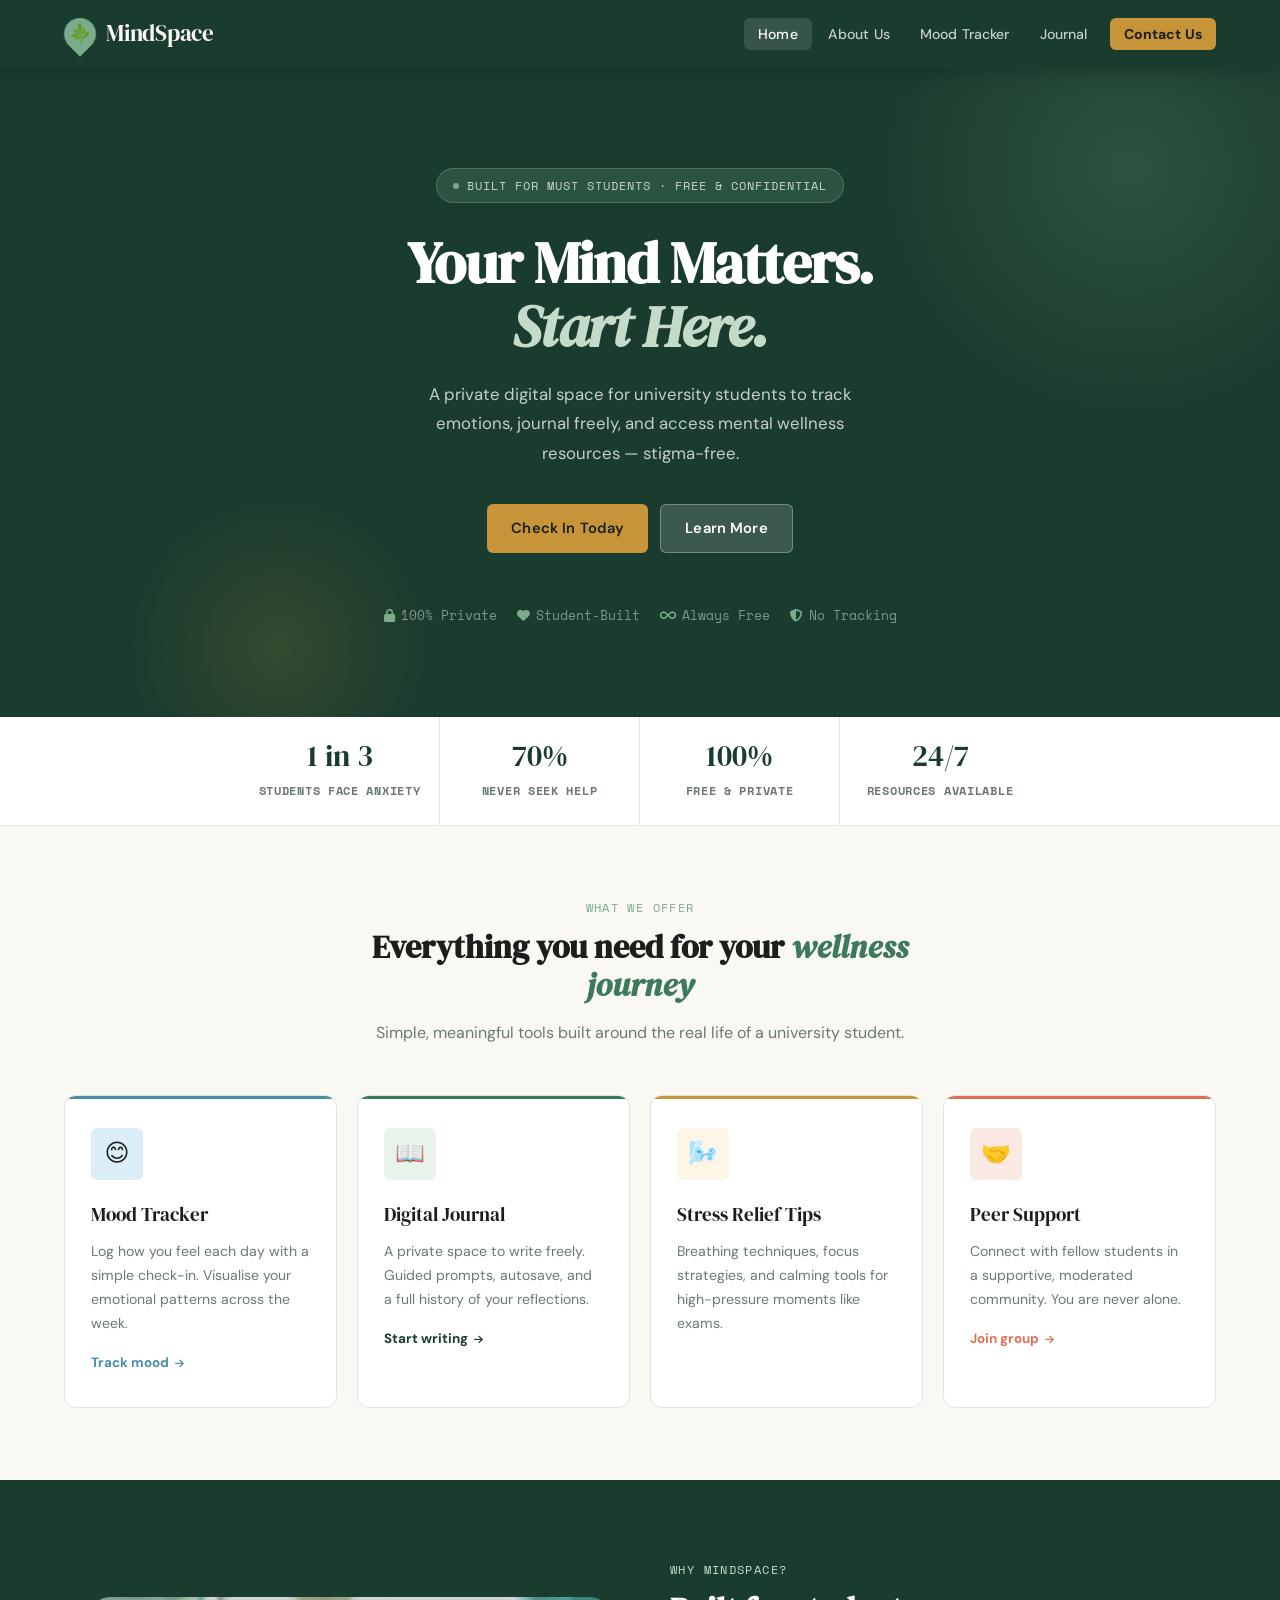
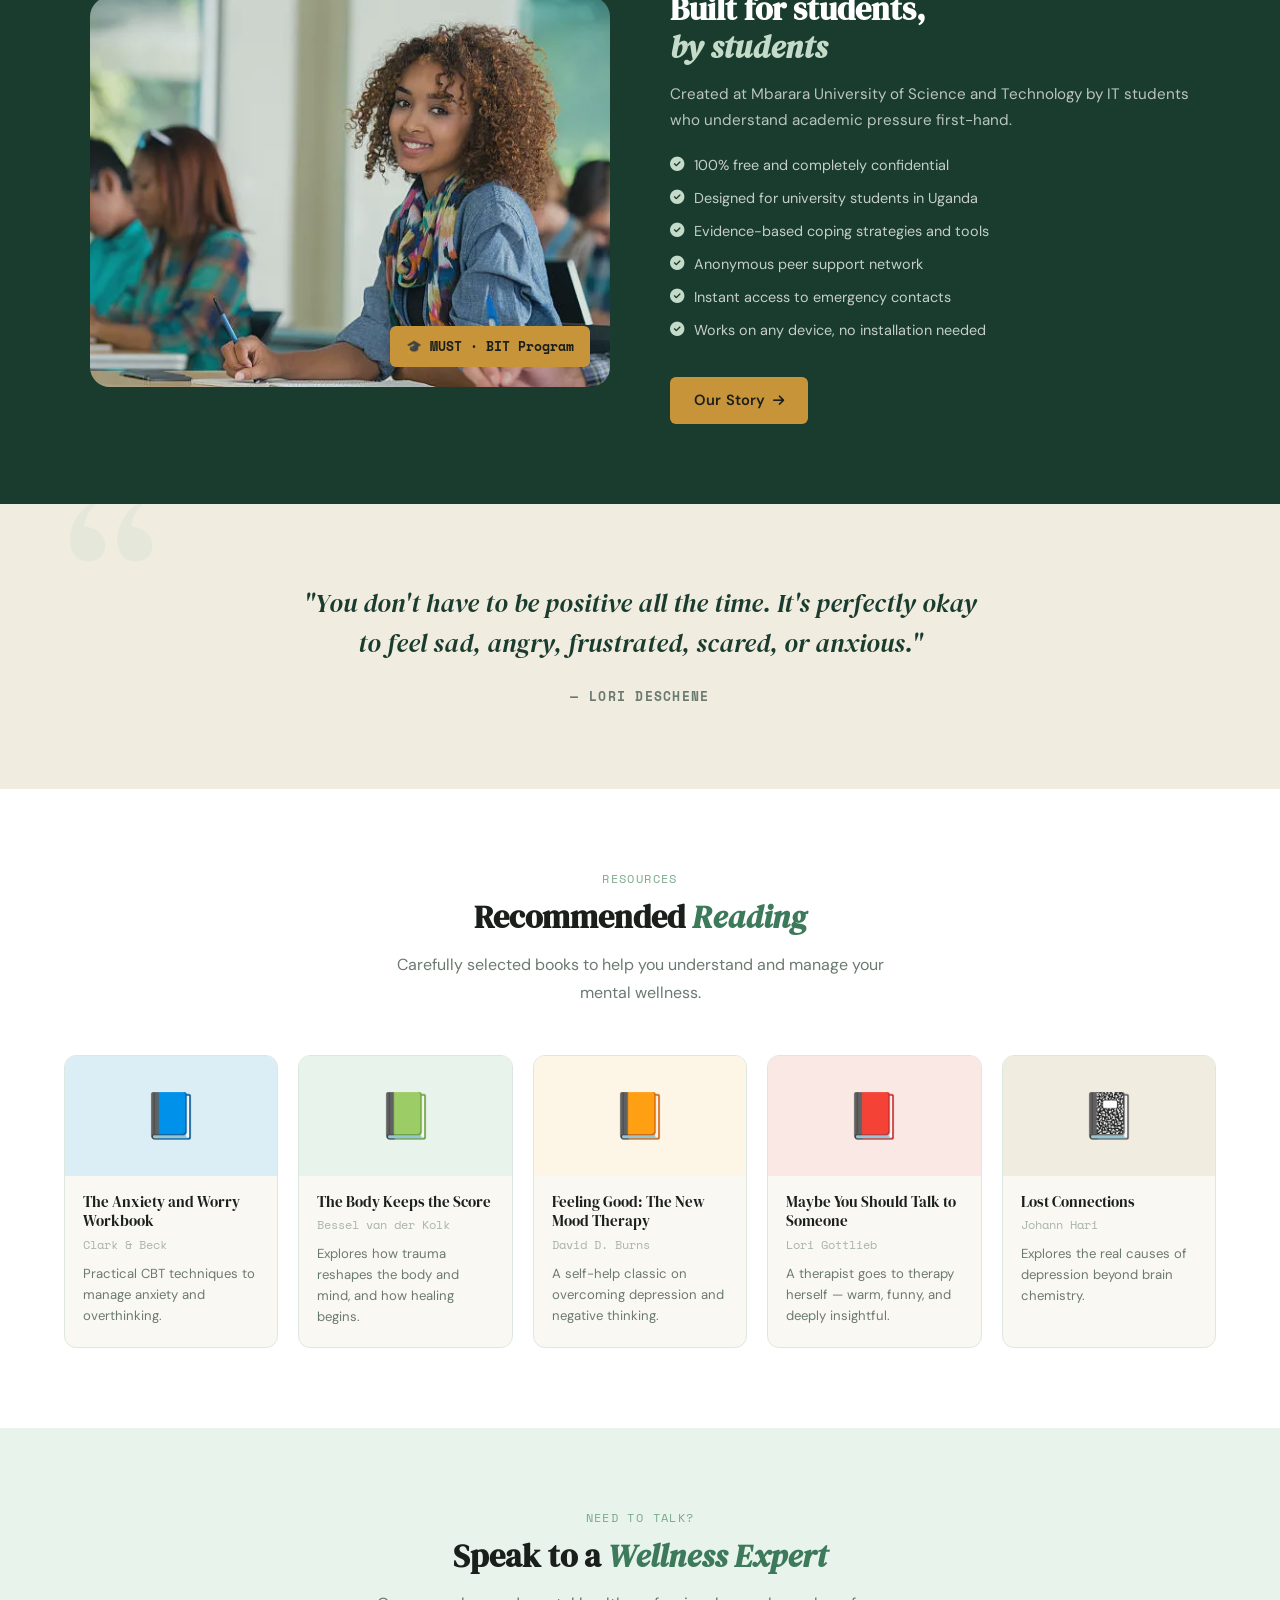
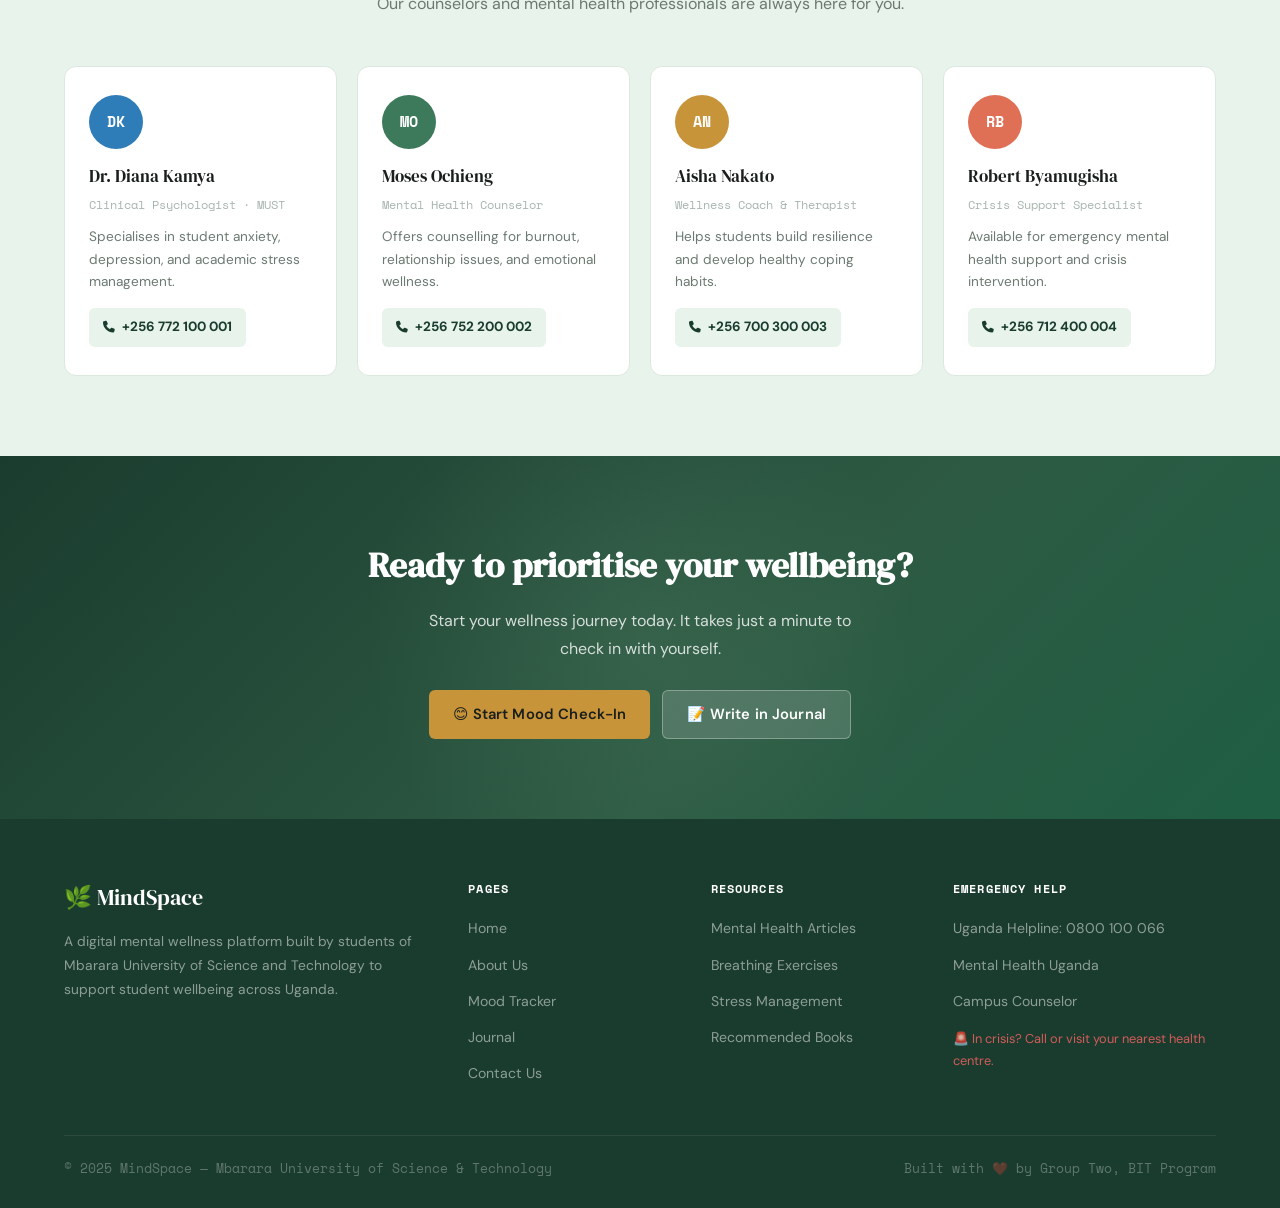
<file: index.html>
<!DOCTYPE html>
<html lang="en">
<head>
  <meta charset="UTF-8"/>
  <meta name="viewport" content="width=device-width, initial-scale=1.0"/>
  <title>MindSpace — Digital Mental Wellness for Students</title>
  <link rel="stylesheet" href="style.css"/>
  <link rel="stylesheet" href="https://cdnjs.cloudflare.com/ajax/libs/font-awesome/6.5.0/css/all.min.css"/>
  <style>
    /* ---- HERO ---- */
    .hero {
      background: var(--forest);
      padding: 100px 5% 90px;
      color: white;
      position: relative;
      overflow: hidden;
    }

    .hero-bg-orb {
      position: absolute;
      border-radius: 50%;
      pointer-events: none;
    }
    .hero-bg-orb-1 {
      width: 500px; height: 500px;
      background: radial-gradient(circle, rgba(122,171,138,0.2) 0%, transparent 70%);
      top: -150px; right: -100px;
    }
    .hero-bg-orb-2 {
      width: 300px; height: 300px;
      background: radial-gradient(circle, rgba(200,148,58,0.15) 0%, transparent 70%);
      bottom: -80px; left: 10%;
    }

    .hero-inner {
      max-width: 700px;
      margin: 0 auto;
      text-align: center;
      position: relative;
      z-index: 1;
    }

    .hero-badge {
      display: inline-flex;
      align-items: center;
      gap: 8px;
      background: rgba(122,171,138,0.2);
      border: 1px solid rgba(122,171,138,0.4);
      color: var(--sage-light);
      font-size: 0.78rem;
      font-family: var(--font-mono);
      letter-spacing: 0.08em;
      text-transform: uppercase;
      padding: 6px 16px;
      border-radius: 99px;
      margin-bottom: 28px;
    }

    .hero-badge .dot {
      width: 6px; height: 6px;
      background: var(--sage);
      border-radius: 50%;
      animation: pulse-dot 2s infinite;
    }

    @keyframes pulse-dot {
      0%,100% { opacity: 1; transform: scale(1); }
      50% { opacity: 0.5; transform: scale(0.7); }
    }

    .hero h1 {
      font-family: var(--font-display);
      font-size: clamp(2.4rem, 5vw, 3.6rem);
      line-height: 1.1;
      margin-bottom: 22px;
      letter-spacing: -0.02em;
    }

    .hero h1 em {
      color: var(--sage-light);
      font-style: italic;
    }

    .hero-sub {
      font-size: 1.05rem;
      max-width: 480px;
      margin: 0 auto 36px;
      color: rgba(255,255,255,0.75);
      line-height: 1.75;
    }

    .hero-cta {
      display: flex;
      gap: 12px;
      justify-content: center;
      flex-wrap: wrap;
      margin-bottom: 52px;
    }

    .hero-trust {
      display: flex;
      align-items: center;
      justify-content: center;
      gap: 20px;
      font-size: 0.8rem;
      color: rgba(255,255,255,0.45);
      font-family: var(--font-mono);
      flex-wrap: wrap;
    }

    .hero-trust span { display: flex; align-items: center; gap: 6px; }
    .hero-trust i { color: var(--sage); }

    /* ---- STATS BAR ---- */
    .stats-bar {
      background: white;
      border-bottom: 1px solid var(--border);
      display: flex;
      justify-content: center;
      flex-wrap: wrap;
      box-shadow: var(--shadow-sm);
    }

    .stat-item {
      flex: 1;
      min-width: 140px;
      max-width: 200px;
      padding: 22px 16px;
      text-align: center;
      border-right: 1px solid var(--border);
      transition: background 0.2s;
    }

    .stat-item:last-child { border-right: none; }
    .stat-item:hover { background: var(--sage-xlight); }

    .stat-item .num {
      font-family: var(--font-display);
      font-size: 1.9rem;
      color: var(--forest);
      display: block;
      line-height: 1.1;
      margin-bottom: 4px;
    }

    .stat-item .label {
      font-size: 0.74rem;
      color: var(--ink-light);
      font-weight: 600;
      text-transform: uppercase;
      letter-spacing: 0.06em;
      font-family: var(--font-mono);
    }

    /* ---- FEATURES ---- */
    .features-section { background: var(--ivory); }

    .features-grid {
      display: grid;
      grid-template-columns: repeat(auto-fit, minmax(240px, 1fr));
      gap: 20px;
      margin-top: 48px;
    }

    .feature-card {
      background: white;
      border: 1px solid var(--border);
      border-radius: var(--radius-md);
      padding: 32px 26px;
      position: relative;
      overflow: hidden;
      transition: box-shadow 0.25s var(--ease), transform 0.25s var(--ease);
    }

    .feature-card::before {
      content: '';
      position: absolute;
      top: 0; left: 0; right: 0;
      height: 3px;
      background: var(--card-accent, var(--sage));
      border-radius: var(--radius-md) var(--radius-md) 0 0;
    }

    .feature-card:hover {
      box-shadow: var(--shadow-lg);
      transform: translateY(-4px);
    }

    .feature-icon-wrap {
      width: 52px; height: 52px;
      border-radius: var(--radius-sm);
      background: var(--icon-bg, var(--sage-xlight));
      display: flex; align-items: center; justify-content: center;
      font-size: 1.5rem;
      margin-bottom: 18px;
    }

    .feature-card h3 {
      font-family: var(--font-display);
      font-size: 1.2rem;
      font-weight: 400;
      margin-bottom: 10px;
      color: var(--ink);
    }

    .feature-card p {
      font-size: 0.88rem;
      color: var(--ink-light);
      line-height: 1.7;
    }

    .feature-link {
      display: inline-flex;
      align-items: center;
      gap: 6px;
      margin-top: 16px;
      font-size: 0.84rem;
      font-weight: 700;
      color: var(--feature-link, var(--forest));
      transition: gap 0.2s;
    }

    .feature-link:hover { gap: 10px; }

    /* ---- ABOUT STRIP ---- */
    .about-strip {
      background: var(--forest);
      padding: 80px 5%;
      color: white;
    }

    .about-inner {
      display: grid;
      grid-template-columns: 1fr 1fr;
      gap: 60px;
      align-items: center;
      max-width: 1100px;
      margin: 0 auto;
    }

    .about-visual {
      position: relative;
    }

    .about-img-frame {
      border-radius: var(--radius-lg);
      overflow: hidden;
      position: relative;
      aspect-ratio: 4/3;
      background: var(--forest-mid);
    }

    .about-img-frame img {
      width: 100%; height: 100%;
      object-fit: cover;
      opacity: 0.85;
    }

    .about-img-badge {
      position: absolute;
      bottom: 20px; right: 20px;
      background: var(--gold);
      color: var(--ink);
      padding: 10px 16px;
      border-radius: var(--radius-sm);
      font-size: 0.8rem;
      font-weight: 700;
      font-family: var(--font-mono);
    }

    .about-text .section-eyebrow { color: var(--sage-light); }
    .about-text .section-title { color: white; }
    .about-text .section-title em { color: var(--sage-light); }

    .about-list {
      list-style: none;
      margin-top: 20px;
      display: flex;
      flex-direction: column;
      gap: 10px;
    }

    .about-list li {
      display: flex;
      align-items: flex-start;
      gap: 10px;
      font-size: 0.9rem;
      color: rgba(255,255,255,0.75);
      line-height: 1.6;
    }

    .about-list li i {
      color: var(--sage-light);
      margin-top: 3px;
      flex-shrink: 0;
    }

    /* ---- QUOTE ---- */
    .quote-section {
      background: var(--ivory-dark);
      padding: 80px 5%;
      text-align: center;
      position: relative;
      overflow: hidden;
    }

    .quote-section::before {
      content: '\201C';
      font-family: var(--font-display);
      font-size: 14rem;
      color: var(--sage-light);
      opacity: 0.25;
      position: absolute;
      top: -30px; left: 5%;
      line-height: 1;
      pointer-events: none;
    }

    .quote-section blockquote {
      font-family: var(--font-display);
      font-style: italic;
      font-size: clamp(1.2rem, 2.5vw, 1.65rem);
      color: var(--forest);
      max-width: 680px;
      margin: 0 auto 18px;
      line-height: 1.5;
      position: relative;
      z-index: 1;
    }

    .quote-section cite {
      font-size: 0.8rem;
      color: var(--ink-light);
      font-style: normal;
      font-weight: 700;
      text-transform: uppercase;
      letter-spacing: 0.1em;
      font-family: var(--font-mono);
    }

    /* ---- BOOKS ---- */
    .books-section {
      background: white;
      padding: 80px 5%;
    }

    .books-grid {
      display: grid;
      grid-template-columns: repeat(auto-fill, minmax(200px, 1fr));
      gap: 20px;
      margin-top: 48px;
    }

    .book-card {
      background: var(--ivory);
      border: 1px solid var(--border);
      border-radius: var(--radius-md);
      overflow: hidden;
      transition: box-shadow 0.25s, transform 0.25s;
    }

    .book-card:hover {
      box-shadow: var(--shadow-md);
      transform: translateY(-3px);
    }

    .book-cover {
      height: 120px;
      display: flex; align-items: center; justify-content: center;
      font-size: 2.8rem;
    }

    .book-info { padding: 16px 18px 20px; }

    .book-info h4 {
      font-family: var(--font-display);
      font-size: 0.95rem;
      font-weight: 400;
      color: var(--ink);
      margin-bottom: 4px;
      line-height: 1.3;
    }

    .book-info .author {
      font-size: 0.76rem;
      color: var(--ink-xlight);
      margin-bottom: 8px;
      font-family: var(--font-mono);
    }

    .book-info p {
      font-size: 0.82rem;
      color: var(--ink-light);
      line-height: 1.6;
    }

    /* ---- EXPERTS ---- */
    .experts-section {
      background: var(--sage-xlight);
      padding: 80px 5%;
    }

    .experts-grid {
      display: grid;
      grid-template-columns: repeat(auto-fit, minmax(240px, 1fr));
      gap: 20px;
      margin-top: 48px;
    }

    .expert-card {
      background: white;
      border: 1px solid var(--border);
      border-radius: var(--radius-md);
      padding: 28px 24px;
      transition: box-shadow 0.25s, transform 0.25s;
    }

    .expert-card:hover {
      box-shadow: var(--shadow-md);
      transform: translateY(-3px);
    }

    .expert-avatar {
      width: 54px; height: 54px;
      border-radius: 50%;
      color: white;
      display: flex; align-items: center; justify-content: center;
      font-weight: 700;
      font-size: 0.95rem;
      margin-bottom: 14px;
      font-family: var(--font-mono);
    }

    .expert-card h4 {
      font-family: var(--font-display);
      font-size: 1.05rem;
      font-weight: 400;
      margin-bottom: 3px;
    }

    .expert-card .role {
      font-size: 0.76rem;
      color: var(--ink-xlight);
      margin-bottom: 12px;
      font-family: var(--font-mono);
    }

    .expert-card p {
      font-size: 0.85rem;
      color: var(--ink-light);
      margin-bottom: 14px;
      line-height: 1.65;
    }

    .expert-card .call-link {
      display: inline-flex;
      align-items: center;
      gap: 7px;
      font-size: 0.84rem;
      font-weight: 700;
      color: var(--forest);
      padding: 8px 14px;
      background: var(--sage-xlight);
      border-radius: var(--radius-sm);
      transition: background 0.2s;
    }

    .expert-card .call-link:hover { background: var(--sage-light); }

    /* ---- CTA STRIP ---- */
    .cta-strip {
      background: linear-gradient(135deg, var(--forest) 0%, var(--forest-mid) 60%, #1e5e42 100%);
      padding: 80px 5%;
      text-align: center;
      color: white;
      position: relative;
      overflow: hidden;
    }

    .cta-strip::after {
      content: '';
      position: absolute;
      top: 50%; left: 50%;
      transform: translate(-50%,-50%);
      width: 600px; height: 600px;
      background: radial-gradient(circle, rgba(122,171,138,0.15) 0%, transparent 65%);
      pointer-events: none;
    }

    .cta-strip h2 {
      font-family: var(--font-display);
      font-size: clamp(1.6rem, 3vw, 2.2rem);
      margin-bottom: 12px;
      position: relative; z-index: 1;
    }

    .cta-strip p {
      max-width: 460px;
      margin: 0 auto 28px;
      opacity: 0.8;
      position: relative; z-index: 1;
    }

    .cta-buttons {
      display: flex;
      gap: 12px;
      justify-content: center;
      flex-wrap: wrap;
      position: relative; z-index: 1;
    }

    @media (max-width: 900px) {
      .about-inner { grid-template-columns: 1fr; gap: 40px; }
    }

    @media (max-width: 640px) {
      .hero { padding: 80px 5% 70px; }
      .stats-bar { display: none; }
    }
  </style>
</head>
<body>

<nav>
  <a href="index.html" class="nav-logo">
    <span class="logo-leaf">🌿</span> MindSpace
  </a>
  <ul class="nav-links">
    <li><a href="index.html" class="active">Home</a></li>
    <li><a href="about.html">About Us</a></li>
    <li><a href="mood.html">Mood Tracker</a></li>
    <li><a href="journal.html">Journal</a></li>
    <li><a href="contact.php" class="btn-nav">Contact Us</a></li>
  </ul>
  <button class="hamburger" aria-label="Toggle menu">
    <span></span><span></span><span></span>
  </button>
</nav>

<!-- HERO -->
<header class="hero">
  <div class="hero-bg-orb hero-bg-orb-1"></div>
  <div class="hero-bg-orb hero-bg-orb-2"></div>
  <div class="hero-inner">
    <div class="hero-badge">
      <span class="dot"></span>
      Built for MUST Students · Free &amp; Confidential
    </div>
    <h1>Your Mind Matters.<br><em>Start Here.</em></h1>
    <p class="hero-sub">A private digital space for university students to track emotions, journal freely, and access mental wellness resources — stigma-free.</p>
    <div class="hero-cta">
      <a href="mood.html" class="btn btn-gold">Check In Today</a>
      <a href="about.html" class="btn btn-ghost">Learn More</a>
    </div>
    <div class="hero-trust">
      <span><i class="fa fa-lock"></i> 100% Private</span>
      <span><i class="fa fa-heart"></i> Student-Built</span>
      <span><i class="fa fa-infinity"></i> Always Free</span>
      <span><i class="fa fa-shield-halved"></i> No Tracking</span>
    </div>
  </div>
</header>

<!-- STATS BAR -->
<div class="stats-bar">
  <div class="stat-item">
    <span class="num">1 in 3</span>
    <span class="label">Students face anxiety</span>
  </div>
  <div class="stat-item">
    <span class="num">70%</span>
    <span class="label">Never seek help</span>
  </div>
  <div class="stat-item">
    <span class="num">100%</span>
    <span class="label">Free &amp; Private</span>
  </div>
  <div class="stat-item">
    <span class="num">24/7</span>
    <span class="label">Resources available</span>
  </div>
</div>

<!-- FEATURES -->
<section class="section features-section">
  <div style="max-width:600px; margin: 0 auto 0; text-align:center;">
    <span class="section-eyebrow">What We Offer</span>
    <h2 class="section-title">Everything you need for your <em>wellness journey</em></h2>
    <p class="section-sub" style="margin: 0 auto;">Simple, meaningful tools built around the real life of a university student.</p>
  </div>

  <div class="features-grid">
    <div class="feature-card" style="--card-accent: var(--sky); --icon-bg: var(--sky-light); --feature-link: var(--sky);">
      <div class="feature-icon-wrap">😊</div>
      <h3>Mood Tracker</h3>
      <p>Log how you feel each day with a simple check-in. Visualise your emotional patterns across the week.</p>
      <a href="mood.html" class="feature-link">Track mood <i class="fa fa-arrow-right fa-xs"></i></a>
    </div>

    <div class="feature-card" style="--card-accent: var(--forest-lit); --icon-bg: var(--sage-xlight); --feature-link: var(--forest);">
      <div class="feature-icon-wrap">📖</div>
      <h3>Digital Journal</h3>
      <p>A private space to write freely. Guided prompts, autosave, and a full history of your reflections.</p>
      <a href="journal.html" class="feature-link">Start writing <i class="fa fa-arrow-right fa-xs"></i></a>
    </div>

    <div class="feature-card" style="--card-accent: var(--gold); --icon-bg: var(--gold-xlight); --feature-link: var(--gold);">
      <div class="feature-icon-wrap">🌬️</div>
      <h3>Stress Relief Tips</h3>
      <p>Breathing techniques, focus strategies, and calming tools for high-pressure moments like exams.</p>
    </div>

    <div class="feature-card" style="--card-accent: var(--coral); --icon-bg: var(--coral-light); --feature-link: var(--coral);">
      <div class="feature-icon-wrap">🤝</div>
      <h3>Peer Support</h3>
      <p>Connect with fellow students in a supportive, moderated community. You are never alone.</p>
      <a href="https://wa.me/256700000000" target="_blank" rel="noopener" class="feature-link">Join group <i class="fa fa-arrow-right fa-xs"></i></a>
    </div>
  </div>
</section>

<!-- ABOUT STRIP -->
<section class="about-strip">
  <div class="about-inner">
    <div class="about-visual">
      <div class="about-img-frame">
        <img src="images/beautiful-african-american-female-teenage-college-student-in-classroom.webp"
             alt="University students at Mbarara University"/>
        <div class="about-img-badge">🎓 MUST · BIT Program</div>
      </div>
    </div>
    <div class="about-text">
      <span class="section-eyebrow">Why MindSpace?</span>
      <h2 class="section-title">Built for students,<br><em>by students</em></h2>
      <p style="color: rgba(255,255,255,0.7); font-size:0.95rem; line-height:1.75; margin-bottom:4px;">
        Created at Mbarara University of Science and Technology by IT students who understand academic pressure first-hand.
      </p>
      <ul class="about-list">
        <li><i class="fa fa-check-circle"></i> 100% free and completely confidential</li>
        <li><i class="fa fa-check-circle"></i> Designed for university students in Uganda</li>
        <li><i class="fa fa-check-circle"></i> Evidence-based coping strategies and tools</li>
        <li><i class="fa fa-check-circle"></i> Anonymous peer support network</li>
        <li><i class="fa fa-check-circle"></i> Instant access to emergency contacts</li>
        <li><i class="fa fa-check-circle"></i> Works on any device, no installation needed</li>
      </ul>
      <br>
      <a href="about.html" class="btn btn-gold" style="margin-top:8px;">Our Story <i class="fa fa-arrow-right fa-sm"></i></a>
    </div>
  </div>
</section>

<!-- QUOTE -->
<div class="quote-section">
  <blockquote>
    "You don't have to be positive all the time. It's perfectly okay to feel sad, angry, frustrated, scared, or anxious."
  </blockquote>
  <cite>— Lori Deschene</cite>
</div>

<!-- BOOKS -->
<section class="books-section section">
  <div style="max-width:600px; text-align:center; margin: 0 auto;">
    <span class="section-eyebrow">Resources</span>
    <h2 class="section-title">Recommended <em>Reading</em></h2>
    <p class="section-sub" style="margin: 0 auto;">Carefully selected books to help you understand and manage your mental wellness.</p>
  </div>

  <div class="books-grid">
    <div class="book-card">
      <div class="book-cover" style="background:#dceef5;">📘</div>
      <div class="book-info">
        <h4>The Anxiety and Worry Workbook</h4>
        <p class="author">Clark &amp; Beck</p>
        <p>Practical CBT techniques to manage anxiety and overthinking.</p>
      </div>
    </div>
    <div class="book-card">
      <div class="book-cover" style="background:#e8f3eb;">📗</div>
      <div class="book-info">
        <h4>The Body Keeps the Score</h4>
        <p class="author">Bessel van der Kolk</p>
        <p>Explores how trauma reshapes the body and mind, and how healing begins.</p>
      </div>
    </div>
    <div class="book-card">
      <div class="book-cover" style="background:#fdf6e7;">📙</div>
      <div class="book-info">
        <h4>Feeling Good: The New Mood Therapy</h4>
        <p class="author">David D. Burns</p>
        <p>A self-help classic on overcoming depression and negative thinking.</p>
      </div>
    </div>
    <div class="book-card">
      <div class="book-cover" style="background:#fae8e4;">📕</div>
      <div class="book-info">
        <h4>Maybe You Should Talk to Someone</h4>
        <p class="author">Lori Gottlieb</p>
        <p>A therapist goes to therapy herself — warm, funny, and deeply insightful.</p>
      </div>
    </div>
    <div class="book-card">
      <div class="book-cover" style="background:#f0ece0;">📓</div>
      <div class="book-info">
        <h4>Lost Connections</h4>
        <p class="author">Johann Hari</p>
        <p>Explores the real causes of depression beyond brain chemistry.</p>
      </div>
    </div>
  </div>
</section>

<!-- EXPERTS -->
<section class="experts-section section">
  <div style="max-width:600px; text-align:center; margin: 0 auto;">
    <span class="section-eyebrow">Need to Talk?</span>
    <h2 class="section-title">Speak to a <em>Wellness Expert</em></h2>
    <p class="section-sub" style="margin: 0 auto;">Our counselors and mental health professionals are always here for you.</p>
  </div>

  <div class="experts-grid">
    <div class="expert-card">
      <div class="expert-avatar" style="background:#2F7DB8;">DK</div>
      <h4>Dr. Diana Kamya</h4>
      <p class="role">Clinical Psychologist · MUST</p>
      <p>Specialises in student anxiety, depression, and academic stress management.</p>
      <a href="tel:+256772100001" class="call-link"><i class="fa fa-phone fa-sm"></i> +256 772 100 001</a>
    </div>
    <div class="expert-card">
      <div class="expert-avatar" style="background:var(--forest-lit);">MO</div>
      <h4>Moses Ochieng</h4>
      <p class="role">Mental Health Counselor</p>
      <p>Offers counselling for burnout, relationship issues, and emotional wellness.</p>
      <a href="tel:+256752200002" class="call-link"><i class="fa fa-phone fa-sm"></i> +256 752 200 002</a>
    </div>
    <div class="expert-card">
      <div class="expert-avatar" style="background:var(--gold);">AN</div>
      <h4>Aisha Nakato</h4>
      <p class="role">Wellness Coach &amp; Therapist</p>
      <p>Helps students build resilience and develop healthy coping habits.</p>
      <a href="tel:+256700300003" class="call-link"><i class="fa fa-phone fa-sm"></i> +256 700 300 003</a>
    </div>
    <div class="expert-card">
      <div class="expert-avatar" style="background:var(--coral);">RB</div>
      <h4>Robert Byamugisha</h4>
      <p class="role">Crisis Support Specialist</p>
      <p>Available for emergency mental health support and crisis intervention.</p>
      <a href="tel:+256712400004" class="call-link"><i class="fa fa-phone fa-sm"></i> +256 712 400 004</a>
    </div>
  </div>
</section>

<!-- CTA -->
<div class="cta-strip">
  <h2>Ready to prioritise your wellbeing?</h2>
  <p>Start your wellness journey today. It takes just a minute to check in with yourself.</p>
  <div class="cta-buttons">
    <a href="mood.html" class="btn btn-gold">😊 Start Mood Check-In</a>
    <a href="journal.html" class="btn btn-ghost">📝 Write in Journal</a>
  </div>
</div>

<footer>
  <div class="footer-grid">
    <div class="footer-brand">
      <span class="logo-text">🌿 MindSpace</span>
      <p>A digital mental wellness platform built by students of Mbarara University of Science and Technology to support student wellbeing across Uganda.</p>
    </div>
    <div class="footer-col">
      <h4>Pages</h4>
      <ul>
        <li><a href="index.html">Home</a></li>
        <li><a href="about.html">About Us</a></li>
        <li><a href="mood.html">Mood Tracker</a></li>
        <li><a href="journal.html">Journal</a></li>
        <li><a href="contact.php">Contact Us</a></li>
      </ul>
    </div>
    <div class="footer-col">
      <h4>Resources</h4>
      <ul>
        <li><a href="#">Mental Health Articles</a></li>
        <li><a href="#">Breathing Exercises</a></li>
        <li><a href="#">Stress Management</a></li>
        <li><a href="#">Recommended Books</a></li>
      </ul>
    </div>
    <div class="footer-col">
      <h4>Emergency Help</h4>
      <ul>
        <li><a href="tel:+256800100066">Uganda Helpline: 0800 100 066</a></li>
        <li><a href="tel:+256414340869">Mental Health Uganda</a></li>
        <li><a href="tel:+256772100001">Campus Counselor</a></li>
      </ul>
      <p style="margin-top:14px; font-size:0.8rem; color:rgba(255,100,100,0.8);">🚨 In crisis? Call or visit your nearest health centre.</p>
    </div>
  </div>
  <div class="footer-bottom">
    <p>© 2025 MindSpace — Mbarara University of Science &amp; Technology</p>
    <p>Built with ❤️ by Group Two, BIT Program</p>
  </div>
</footer>

<script src="main.js"></script>
</body>
</html>
</file>
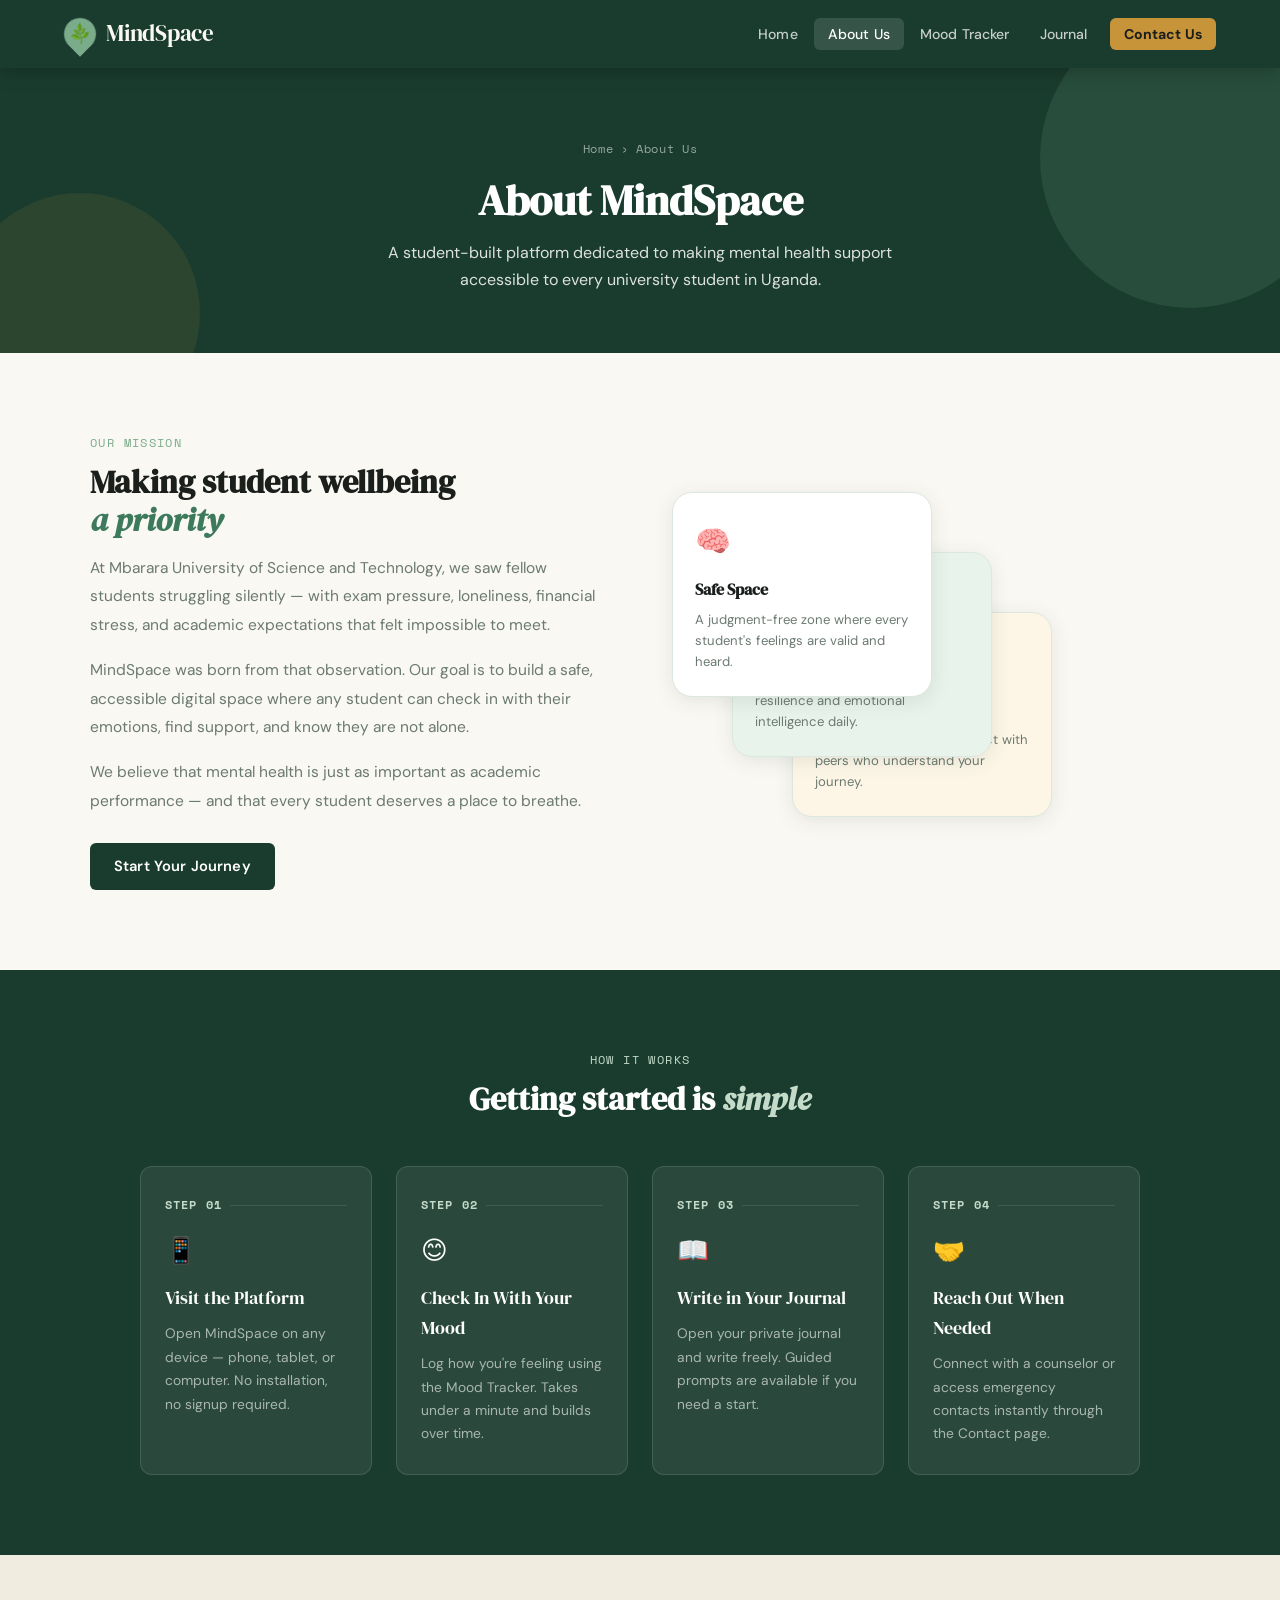
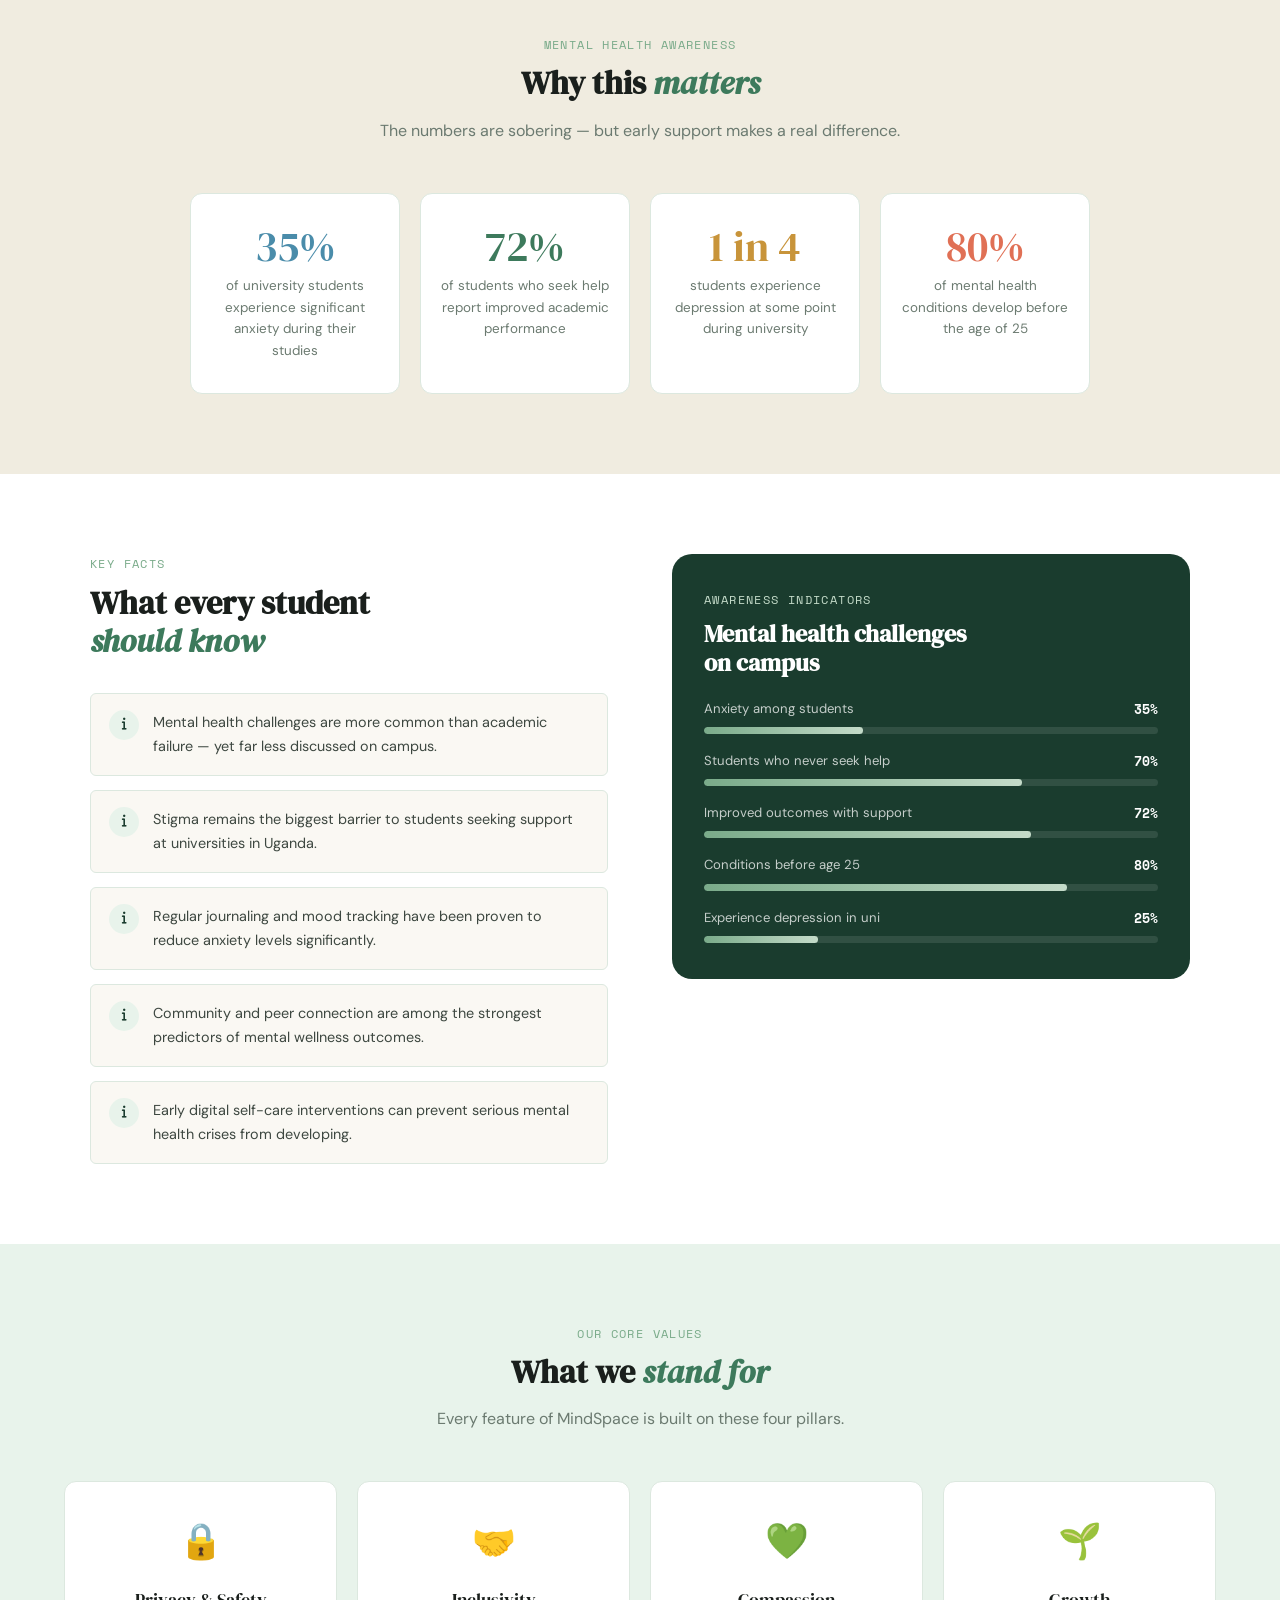
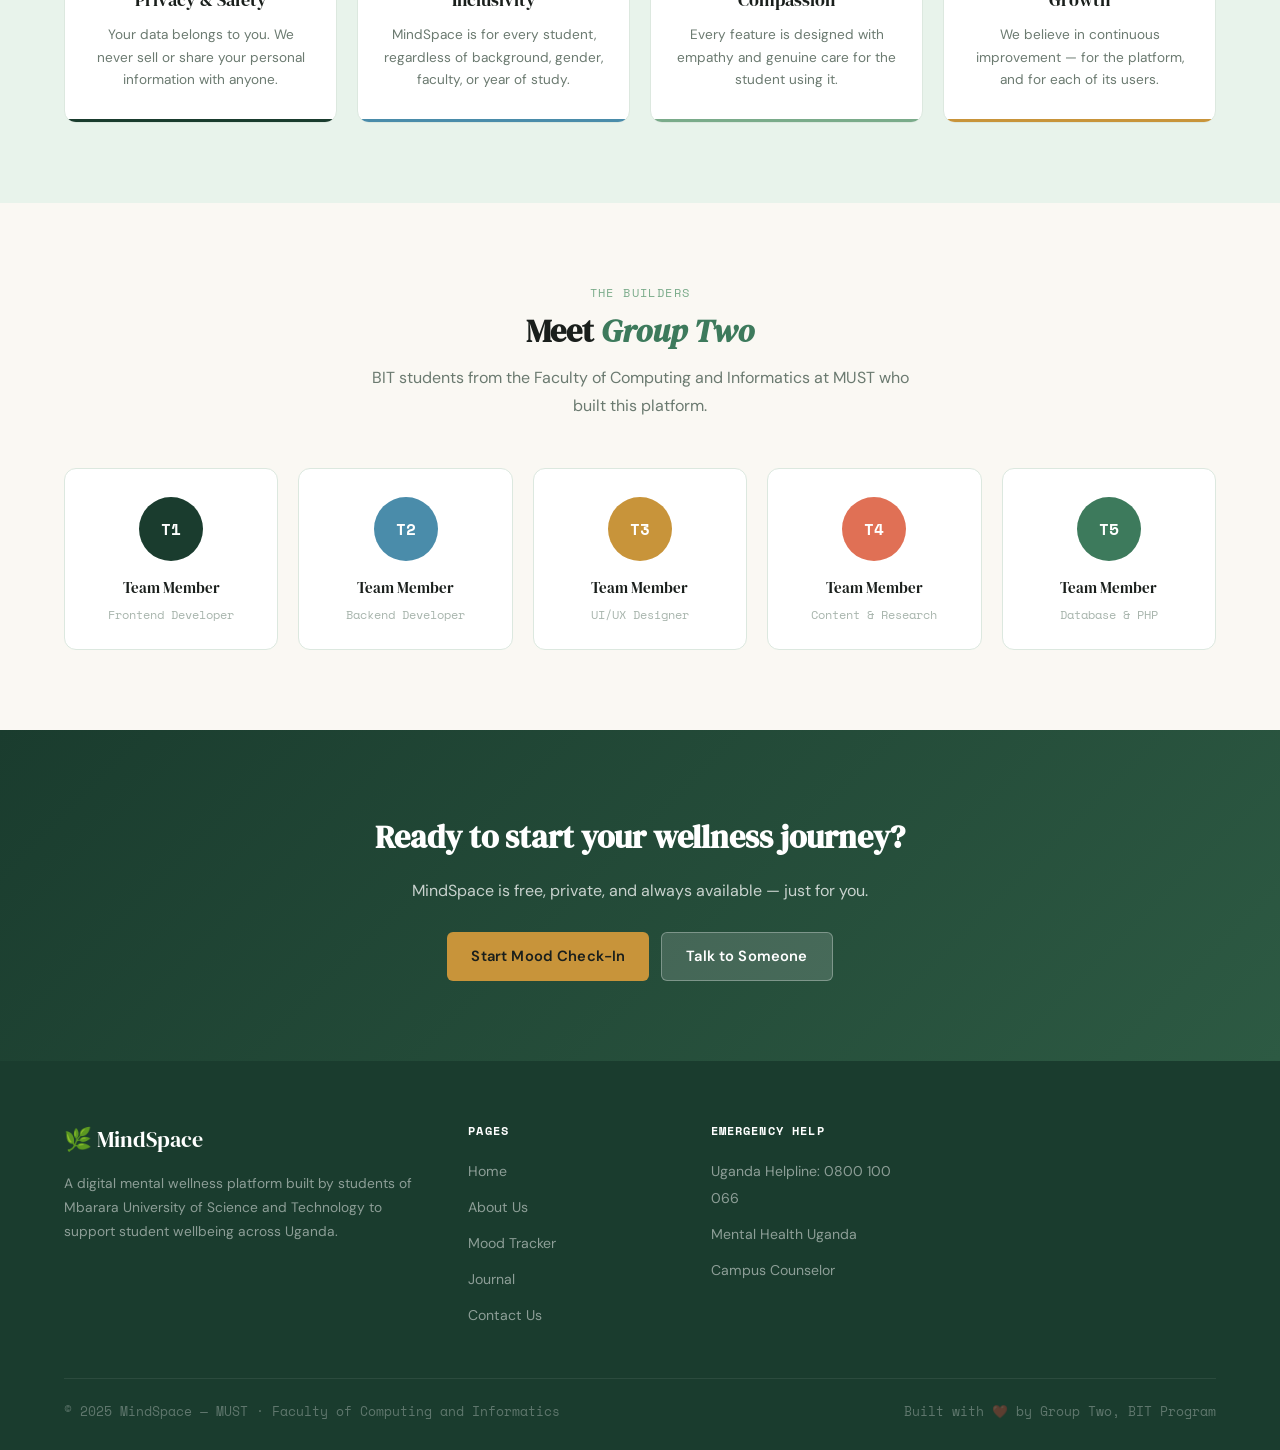
<file: about.html>
<!DOCTYPE html>
<html lang="en">
<head>
  <meta charset="UTF-8"/>
  <meta name="viewport" content="width=device-width, initial-scale=1.0"/>
  <title>About Us — MindSpace</title>
  <link rel="stylesheet" href="style.css"/>
  <link rel="stylesheet" href="https://cdnjs.cloudflare.com/ajax/libs/font-awesome/6.5.0/css/all.min.css"/>
  <style>

    /* ---- MISSION ---- */
    .mission-section {
      padding: 80px 5%;
      background: var(--ivory);
    }

    .mission-inner {
      display: grid;
      grid-template-columns: 1fr 1fr;
      gap: 64px;
      align-items: center;
      max-width: 1100px;
      margin: 0 auto;
    }

    .mission-text p {
      color: var(--ink-light);
      font-size: 0.97rem;
      line-height: 1.85;
      margin-bottom: 16px;
    }

    .mission-visual {
      position: relative;
    }

    .mission-card-stack {
      position: relative;
      height: 340px;
    }

    .m-card {
      position: absolute;
      background: white;
      border: 1px solid var(--border);
      border-radius: var(--radius-lg);
      padding: 24px 22px;
      box-shadow: var(--shadow-md);
      width: 260px;
    }

    .m-card-1 { top: 0; left: 0; z-index: 3; }
    .m-card-2 { top: 60px; left: 60px; z-index: 2; background: var(--sage-xlight); }
    .m-card-3 { top: 120px; left: 120px; z-index: 1; background: var(--gold-xlight); }

    .m-card .m-icon { font-size: 1.8rem; margin-bottom: 10px; }
    .m-card h4 {
      font-family: var(--font-display);
      font-size: 1rem;
      margin-bottom: 6px;
      color: var(--ink);
    }
    .m-card p { font-size: 0.82rem; color: var(--ink-light); line-height: 1.6; }

    /* ---- HOW IT WORKS ---- */
    .how-section {
      background: var(--forest);
      padding: 80px 5%;
      color: white;
    }

    .how-section .section-eyebrow { color: var(--sage-light); }
    .how-section .section-title { color: white; }
    .how-section .section-title em { color: var(--sage-light); }

    .steps-grid {
      display: grid;
      grid-template-columns: repeat(auto-fit, minmax(220px, 1fr));
      gap: 24px;
      margin-top: 48px;
      max-width: 1000px;
      margin-left: auto;
      margin-right: auto;
    }

    .step-card {
      background: rgba(255,255,255,0.07);
      border: 1px solid rgba(255,255,255,0.12);
      border-radius: var(--radius-md);
      padding: 28px 24px;
      position: relative;
      transition: background 0.25s;
    }

    .step-card:hover { background: rgba(255,255,255,0.11); }

    .step-number {
      font-family: var(--font-mono);
      font-size: 0.72rem;
      font-weight: 700;
      color: var(--sage-light);
      letter-spacing: 0.1em;
      text-transform: uppercase;
      margin-bottom: 14px;
      display: flex;
      align-items: center;
      gap: 8px;
    }

    .step-number::after {
      content: '';
      flex: 1;
      height: 1px;
      background: rgba(255,255,255,0.1);
    }

    .step-card h4 {
      font-family: var(--font-display);
      font-size: 1.1rem;
      font-weight: 400;
      color: white;
      margin-bottom: 8px;
    }

    .step-card p {
      font-size: 0.86rem;
      color: rgba(255,255,255,0.6);
      line-height: 1.7;
    }

    .step-card .step-icon {
      font-size: 1.6rem;
      margin-bottom: 12px;
    }

    /* ---- STATS ---- */
    .stats-section {
      background: var(--ivory-dark);
      padding: 80px 5%;
    }

    .stats-grid {
      display: grid;
      grid-template-columns: repeat(auto-fit, minmax(200px, 1fr));
      gap: 20px;
      margin-top: 48px;
      max-width: 900px;
      margin-left: auto;
      margin-right: auto;
    }

    .stat-card {
      background: white;
      border: 1px solid var(--border);
      border-radius: var(--radius-md);
      padding: 32px 20px;
      text-align: center;
      transition: box-shadow 0.25s, transform 0.25s;
    }

    .stat-card:hover {
      box-shadow: var(--shadow-md);
      transform: translateY(-3px);
    }

    .stat-card .big-num {
      font-family: var(--font-display);
      font-size: 2.6rem;
      display: block;
      line-height: 1;
      margin-bottom: 8px;
    }

    .stat-card p {
      font-size: 0.84rem;
      color: var(--ink-light);
      line-height: 1.6;
    }

    /* ---- FACTS ---- */
    .facts-section {
      background: white;
      padding: 80px 5%;
    }

    .facts-layout {
      display: grid;
      grid-template-columns: 1fr 1fr;
      gap: 64px;
      align-items: start;
      max-width: 1100px;
      margin: 0 auto;
    }

    .facts-list {
      list-style: none;
      margin-top: 32px;
      display: flex;
      flex-direction: column;
      gap: 14px;
    }

    .facts-list li {
      display: flex;
      gap: 14px;
      font-size: 0.9rem;
      color: var(--ink-mid);
      line-height: 1.7;
      padding: 16px 18px;
      background: var(--ivory);
      border: 1px solid var(--border);
      border-radius: var(--radius-sm);
      transition: border-color 0.2s, background 0.2s;
    }

    .facts-list li:hover {
      border-color: var(--sage);
      background: var(--sage-xlight);
    }

    .facts-list li .fact-icon {
      width: 30px; height: 30px;
      background: var(--sage-xlight);
      border-radius: 50%;
      display: flex; align-items: center; justify-content: center;
      color: var(--forest);
      flex-shrink: 0;
      font-size: 0.8rem;
    }

    .awareness-panel {
      background: var(--forest);
      border-radius: var(--radius-lg);
      padding: 36px 32px;
      color: white;
    }

    .awareness-panel .section-eyebrow { color: var(--sage-light); }

    .awareness-panel h3 {
      font-family: var(--font-display);
      font-size: 1.5rem;
      color: white;
      margin-bottom: 20px;
      line-height: 1.2;
    }

    .awareness-bar-list {
      list-style: none;
      display: flex;
      flex-direction: column;
      gap: 16px;
    }

    .awareness-bar-item { }

    .awareness-bar-item .bar-label {
      display: flex;
      justify-content: space-between;
      font-size: 0.82rem;
      color: rgba(255,255,255,0.75);
      margin-bottom: 7px;
    }

    .awareness-bar-item .bar-label strong {
      color: white;
      font-family: var(--font-mono);
    }

    .bar-track {
      height: 7px;
      background: rgba(255,255,255,0.1);
      border-radius: 99px;
      overflow: hidden;
    }

    .bar-fill {
      height: 100%;
      border-radius: 99px;
      background: linear-gradient(90deg, var(--sage) 0%, var(--sage-light) 100%);
      transform-origin: left;
      animation: bar-grow 1.4s var(--ease) forwards;
      transform: scaleX(0);
    }

    @keyframes bar-grow {
      to { transform: scaleX(1); }
    }

    /* ---- VALUES ---- */
    .values-section {
      background: var(--sage-xlight);
      padding: 80px 5%;
    }

    .values-grid {
      display: grid;
      grid-template-columns: repeat(auto-fit, minmax(220px, 1fr));
      gap: 20px;
      margin-top: 48px;
    }

    .value-card {
      background: white;
      border: 1px solid var(--border);
      border-radius: var(--radius-md);
      padding: 30px 24px;
      text-align: center;
      transition: box-shadow 0.25s, transform 0.25s;
      position: relative;
      overflow: hidden;
    }

    .value-card::after {
      content: '';
      position: absolute;
      bottom: 0; left: 0; right: 0;
      height: 3px;
      background: var(--card-bottom, var(--sage));
    }

    .value-card:hover {
      box-shadow: var(--shadow-md);
      transform: translateY(-4px);
    }

    .value-card .v-icon {
      font-size: 2.2rem;
      margin-bottom: 14px;
      display: block;
    }

    .value-card h3 {
      font-family: var(--font-display);
      font-size: 1.1rem;
      font-weight: 400;
      margin-bottom: 8px;
      color: var(--ink);
    }

    .value-card p {
      font-size: 0.85rem;
      color: var(--ink-light);
      line-height: 1.65;
    }

    /* ---- TEAM ---- */
    .team-section {
      background: var(--ivory);
      padding: 80px 5%;
    }

    .team-grid {
      display: grid;
      grid-template-columns: repeat(auto-fill, minmax(200px, 1fr));
      gap: 20px;
      margin-top: 48px;
    }

    .team-card {
      background: white;
      border: 1px solid var(--border);
      border-radius: var(--radius-md);
      padding: 28px 20px 24px;
      text-align: center;
      transition: box-shadow 0.25s, transform 0.25s;
    }

    .team-card:hover {
      box-shadow: var(--shadow-md);
      transform: translateY(-3px);
    }

    .team-avatar {
      width: 64px; height: 64px;
      border-radius: 50%;
      color: white;
      display: flex; align-items: center; justify-content: center;
      font-family: var(--font-mono);
      font-weight: 700;
      font-size: 1rem;
      margin: 0 auto 14px;
    }

    .team-card h4 {
      font-family: var(--font-display);
      font-size: 0.95rem;
      font-weight: 400;
      color: var(--ink);
      margin-bottom: 4px;
    }

    .team-card .t-role {
      font-size: 0.74rem;
      color: var(--ink-xlight);
      font-family: var(--font-mono);
    }

    /* ---- CTA ---- */
    .about-cta {
      background: linear-gradient(135deg, var(--forest) 0%, var(--forest-mid) 100%);
      padding: 80px 5%;
      text-align: center;
      color: white;
    }

    .about-cta h2 {
      font-family: var(--font-display);
      font-size: 2rem;
      margin-bottom: 12px;
    }

    .about-cta p {
      max-width: 460px;
      margin: 0 auto 28px;
      opacity: 0.75;
    }

    @media (max-width: 900px) {
      .mission-inner { grid-template-columns: 1fr; }
      .mission-card-stack { height: 200px; }
      .facts-layout { grid-template-columns: 1fr; gap: 36px; }
    }
  </style>
</head>
<body>

<nav>
  <a href="index.html" class="nav-logo">
    <span class="logo-leaf">🌿</span> MindSpace
  </a>
  <ul class="nav-links">
    <li><a href="index.html">Home</a></li>
    <li><a href="about.html" class="active">About Us</a></li>
    <li><a href="mood.html">Mood Tracker</a></li>
    <li><a href="journal.html">Journal</a></li>
    <li><a href="contact.php" class="btn-nav">Contact Us</a></li>
  </ul>
  <button class="hamburger" aria-label="Toggle menu"><span></span><span></span><span></span></button>
</nav>

<header class="page-hero">
  <p class="breadcrumb"><a href="index.html">Home</a> › About Us</p>
  <h1>About MindSpace</h1>
  <p class="hero-sub">A student-built platform dedicated to making mental health support accessible to every university student in Uganda.</p>
</header>

<!-- MISSION -->
<section class="mission-section">
  <div class="mission-inner">
    <div class="mission-text">
      <span class="section-eyebrow">Our Mission</span>
      <h2 class="section-title">Making student wellbeing<br><em>a priority</em></h2>
      <p>At Mbarara University of Science and Technology, we saw fellow students struggling silently — with exam pressure, loneliness, financial stress, and academic expectations that felt impossible to meet.</p>
      <p>MindSpace was born from that observation. Our goal is to build a safe, accessible digital space where any student can check in with their emotions, find support, and know they are not alone.</p>
      <p>We believe that mental health is just as important as academic performance — and that every student deserves a place to breathe.</p>
      <a href="mood.html" class="btn btn-primary" style="margin-top:12px;">Start Your Journey</a>
    </div>
    <div class="mission-visual">
      <div class="mission-card-stack">
        <div class="m-card m-card-1">
          <div class="m-icon">🧠</div>
          <h4>Safe Space</h4>
          <p>A judgment-free zone where every student's feelings are valid and heard.</p>
        </div>
        <div class="m-card m-card-2">
          <div class="m-icon">🌱</div>
          <h4>Growth Tools</h4>
          <p>Practical features to build resilience and emotional intelligence daily.</p>
        </div>
        <div class="m-card m-card-3">
          <div class="m-icon">🤝</div>
          <h4>Community</h4>
          <p>You're never alone — connect with peers who understand your journey.</p>
        </div>
      </div>
    </div>
  </div>
</section>

<!-- HOW IT WORKS -->
<section class="how-section">
  <div style="text-align:center; max-width:600px; margin:0 auto;">
    <span class="section-eyebrow">How It Works</span>
    <h2 class="section-title">Getting started is <em>simple</em></h2>
  </div>

  <div class="steps-grid">
    <div class="step-card">
      <div class="step-number">Step 01</div>
      <div class="step-icon">📱</div>
      <h4>Visit the Platform</h4>
      <p>Open MindSpace on any device — phone, tablet, or computer. No installation, no signup required.</p>
    </div>
    <div class="step-card">
      <div class="step-number">Step 02</div>
      <div class="step-icon">😊</div>
      <h4>Check In With Your Mood</h4>
      <p>Log how you're feeling using the Mood Tracker. Takes under a minute and builds over time.</p>
    </div>
    <div class="step-card">
      <div class="step-number">Step 03</div>
      <div class="step-icon">📖</div>
      <h4>Write in Your Journal</h4>
      <p>Open your private journal and write freely. Guided prompts are available if you need a start.</p>
    </div>
    <div class="step-card">
      <div class="step-number">Step 04</div>
      <div class="step-icon">🤝</div>
      <h4>Reach Out When Needed</h4>
      <p>Connect with a counselor or access emergency contacts instantly through the Contact page.</p>
    </div>
  </div>
</section>

<!-- STATS -->
<section class="stats-section">
  <div style="text-align:center;">
    <span class="section-eyebrow">Mental Health Awareness</span>
    <h2 class="section-title">Why this <em>matters</em></h2>
    <p class="section-sub" style="margin: 0 auto;">The numbers are sobering — but early support makes a real difference.</p>
  </div>

  <div class="stats-grid">
    <div class="stat-card">
      <span class="big-num" style="color:var(--sky);">35%</span>
      <p>of university students experience significant anxiety during their studies</p>
    </div>
    <div class="stat-card">
      <span class="big-num" style="color:var(--forest-lit);">72%</span>
      <p>of students who seek help report improved academic performance</p>
    </div>
    <div class="stat-card">
      <span class="big-num" style="color:var(--gold);">1 in 4</span>
      <p>students experience depression at some point during university</p>
    </div>
    <div class="stat-card">
      <span class="big-num" style="color:var(--coral);">80%</span>
      <p>of mental health conditions develop before the age of 25</p>
    </div>
  </div>
</section>

<!-- FACTS + AWARENESS BARS -->
<section class="facts-section">
  <div class="facts-layout">
    <div>
      <span class="section-eyebrow">Key Facts</span>
      <h2 class="section-title">What every student<br><em>should know</em></h2>
      <ul class="facts-list">
        <li>
          <div class="fact-icon"><i class="fa fa-info"></i></div>
          Mental health challenges are more common than academic failure — yet far less discussed on campus.
        </li>
        <li>
          <div class="fact-icon"><i class="fa fa-info"></i></div>
          Stigma remains the biggest barrier to students seeking support at universities in Uganda.
        </li>
        <li>
          <div class="fact-icon"><i class="fa fa-info"></i></div>
          Regular journaling and mood tracking have been proven to reduce anxiety levels significantly.
        </li>
        <li>
          <div class="fact-icon"><i class="fa fa-info"></i></div>
          Community and peer connection are among the strongest predictors of mental wellness outcomes.
        </li>
        <li>
          <div class="fact-icon"><i class="fa fa-info"></i></div>
          Early digital self-care interventions can prevent serious mental health crises from developing.
        </li>
      </ul>
    </div>

    <div class="awareness-panel">
      <span class="section-eyebrow">Awareness Indicators</span>
      <h3>Mental health challenges<br>on campus</h3>
      <ul class="awareness-bar-list">
        <li class="awareness-bar-item">
          <div class="bar-label"><span>Anxiety among students</span><strong>35%</strong></div>
          <div class="bar-track"><div class="bar-fill" style="width:35%; animation-delay:0.1s;"></div></div>
        </li>
        <li class="awareness-bar-item">
          <div class="bar-label"><span>Students who never seek help</span><strong>70%</strong></div>
          <div class="bar-track"><div class="bar-fill" style="width:70%; animation-delay:0.3s;"></div></div>
        </li>
        <li class="awareness-bar-item">
          <div class="bar-label"><span>Improved outcomes with support</span><strong>72%</strong></div>
          <div class="bar-track"><div class="bar-fill" style="width:72%; animation-delay:0.5s;"></div></div>
        </li>
        <li class="awareness-bar-item">
          <div class="bar-label"><span>Conditions before age 25</span><strong>80%</strong></div>
          <div class="bar-track"><div class="bar-fill" style="width:80%; animation-delay:0.7s;"></div></div>
        </li>
        <li class="awareness-bar-item">
          <div class="bar-label"><span>Experience depression in uni</span><strong>25%</strong></div>
          <div class="bar-track"><div class="bar-fill" style="width:25%; animation-delay:0.9s;"></div></div>
        </li>
      </ul>
    </div>
  </div>
</section>

<!-- VALUES -->
<section class="values-section">
  <div style="text-align:center;">
    <span class="section-eyebrow">Our Core Values</span>
    <h2 class="section-title">What we <em>stand for</em></h2>
    <p class="section-sub" style="margin: 0 auto;">Every feature of MindSpace is built on these four pillars.</p>
  </div>

  <div class="values-grid">
    <div class="value-card" style="--card-bottom: var(--forest);">
      <span class="v-icon">🔒</span>
      <h3>Privacy &amp; Safety</h3>
      <p>Your data belongs to you. We never sell or share your personal information with anyone.</p>
    </div>
    <div class="value-card" style="--card-bottom: var(--sky);">
      <span class="v-icon">🤝</span>
      <h3>Inclusivity</h3>
      <p>MindSpace is for every student, regardless of background, gender, faculty, or year of study.</p>
    </div>
    <div class="value-card" style="--card-bottom: var(--sage);">
      <span class="v-icon">💚</span>
      <h3>Compassion</h3>
      <p>Every feature is designed with empathy and genuine care for the student using it.</p>
    </div>
    <div class="value-card" style="--card-bottom: var(--gold);">
      <span class="v-icon">🌱</span>
      <h3>Growth</h3>
      <p>We believe in continuous improvement — for the platform, and for each of its users.</p>
    </div>
  </div>
</section>

<!-- TEAM -->
<section class="team-section">
  <div style="text-align:center;">
    <span class="section-eyebrow">The Builders</span>
    <h2 class="section-title">Meet <em>Group Two</em></h2>
    <p class="section-sub" style="margin: 0 auto;">BIT students from the Faculty of Computing and Informatics at MUST who built this platform.</p>
  </div>

  <div class="team-grid">
    <div class="team-card">
      <div class="team-avatar" style="background:var(--forest);">T1</div>
      <h4>Team Member</h4>
      <p class="t-role">Frontend Developer</p>
    </div>
    <div class="team-card">
      <div class="team-avatar" style="background:var(--sky);">T2</div>
      <h4>Team Member</h4>
      <p class="t-role">Backend Developer</p>
    </div>
    <div class="team-card">
      <div class="team-avatar" style="background:var(--gold);">T3</div>
      <h4>Team Member</h4>
      <p class="t-role">UI/UX Designer</p>
    </div>
    <div class="team-card">
      <div class="team-avatar" style="background:var(--coral);">T4</div>
      <h4>Team Member</h4>
      <p class="t-role">Content &amp; Research</p>
    </div>
    <div class="team-card">
      <div class="team-avatar" style="background:var(--forest-lit);">T5</div>
      <h4>Team Member</h4>
      <p class="t-role">Database &amp; PHP</p>
    </div>
  </div>
</section>

<!-- CTA -->
<div class="about-cta">
  <h2>Ready to start your wellness journey?</h2>
  <p>MindSpace is free, private, and always available — just for you.</p>
  <div style="display:flex; gap:12px; justify-content:center; flex-wrap:wrap;">
    <a href="mood.html" class="btn btn-gold">Start Mood Check-In</a>
    <a href="contact.php" class="btn btn-ghost">Talk to Someone</a>
  </div>
</div>

<footer>
  <div class="footer-grid">
    <div class="footer-brand">
      <span class="logo-text">🌿 MindSpace</span>
      <p>A digital mental wellness platform built by students of Mbarara University of Science and Technology to support student wellbeing across Uganda.</p>
    </div>
    <div class="footer-col">
      <h4>Pages</h4>
      <ul>
        <li><a href="index.html">Home</a></li>
        <li><a href="about.html">About Us</a></li>
        <li><a href="mood.html">Mood Tracker</a></li>
        <li><a href="journal.html">Journal</a></li>
        <li><a href="contact.php">Contact Us</a></li>
      </ul>
    </div>
    <div class="footer-col">
      <h4>Emergency Help</h4>
      <ul>
        <li><a href="tel:+256800100066">Uganda Helpline: 0800 100 066</a></li>
        <li><a href="tel:+256414340869">Mental Health Uganda</a></li>
        <li><a href="tel:+256772100001">Campus Counselor</a></li>
      </ul>
    </div>
  </div>
  <div class="footer-bottom">
    <p>© 2025 MindSpace — MUST · Faculty of Computing and Informatics</p>
    <p>Built with ❤️ by Group Two, BIT Program</p>
  </div>
</footer>

<script src="main.js"></script>
</body>
</html>
</file>
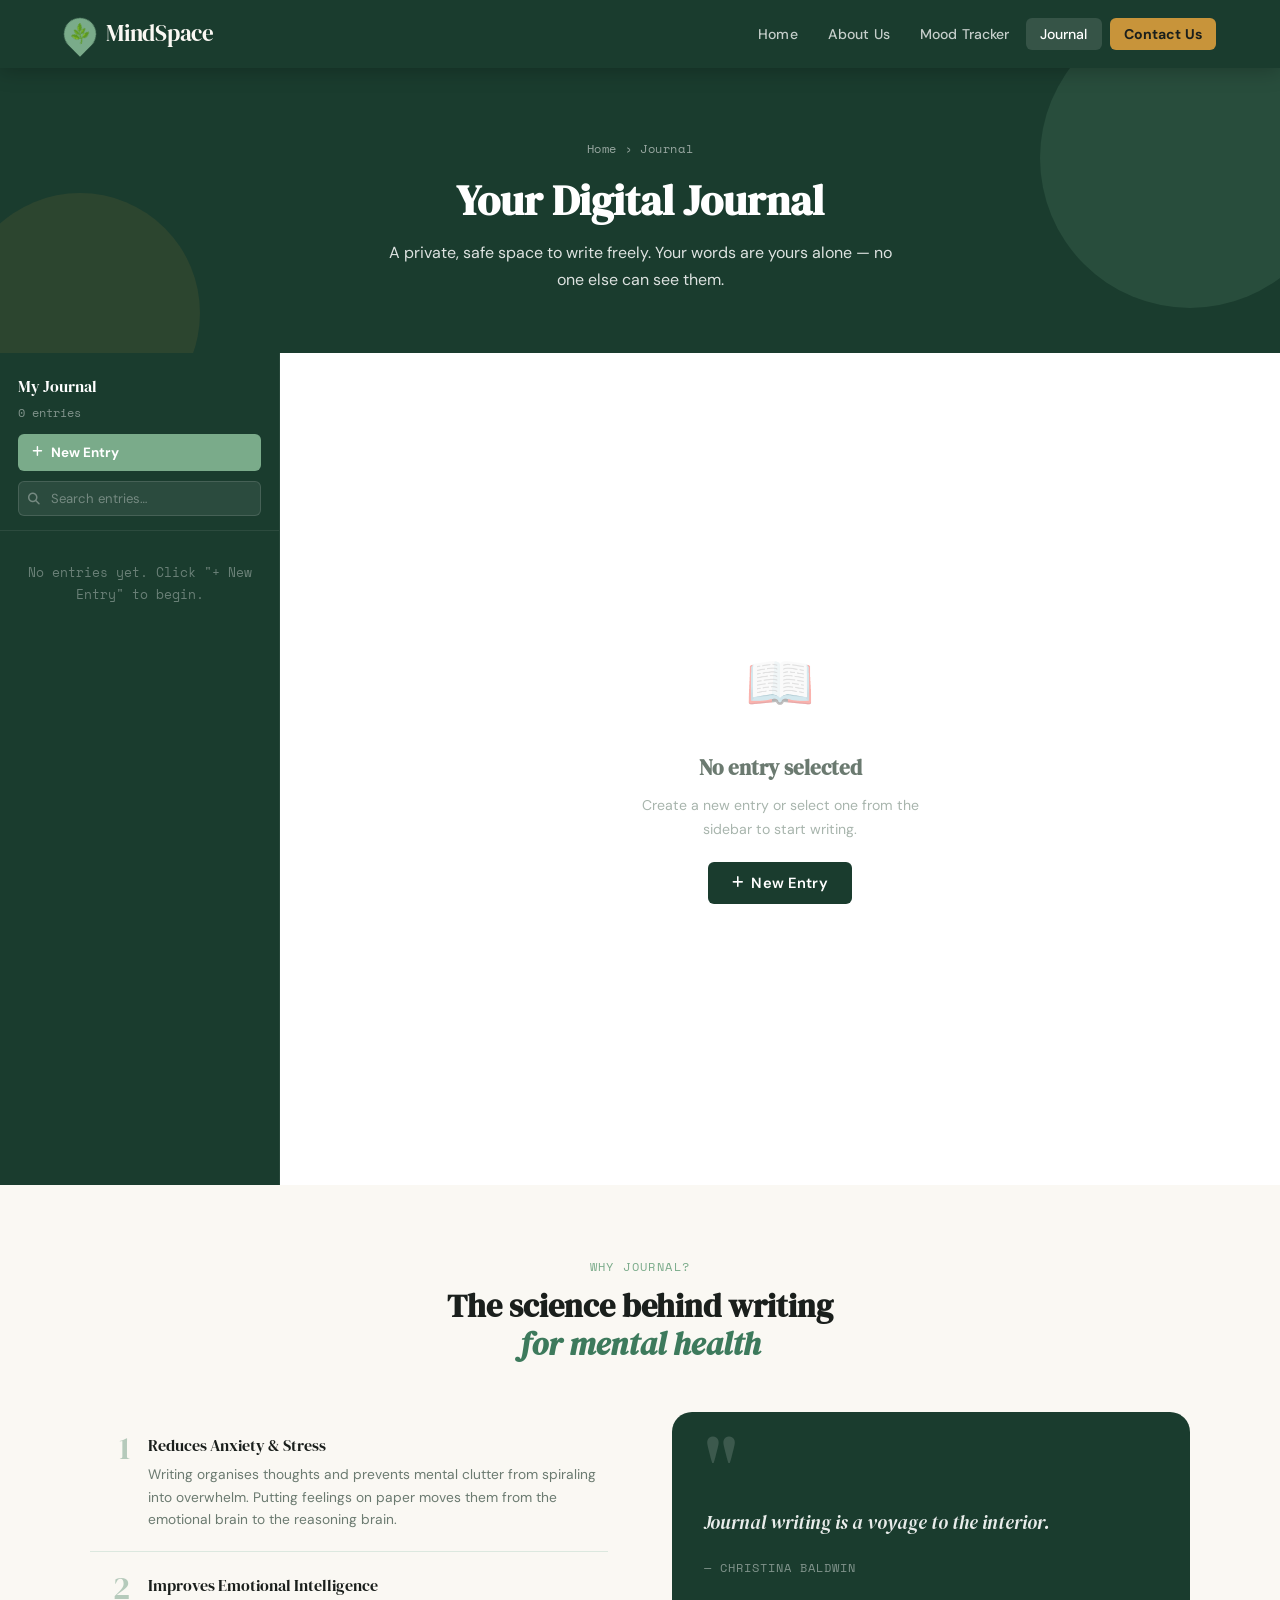
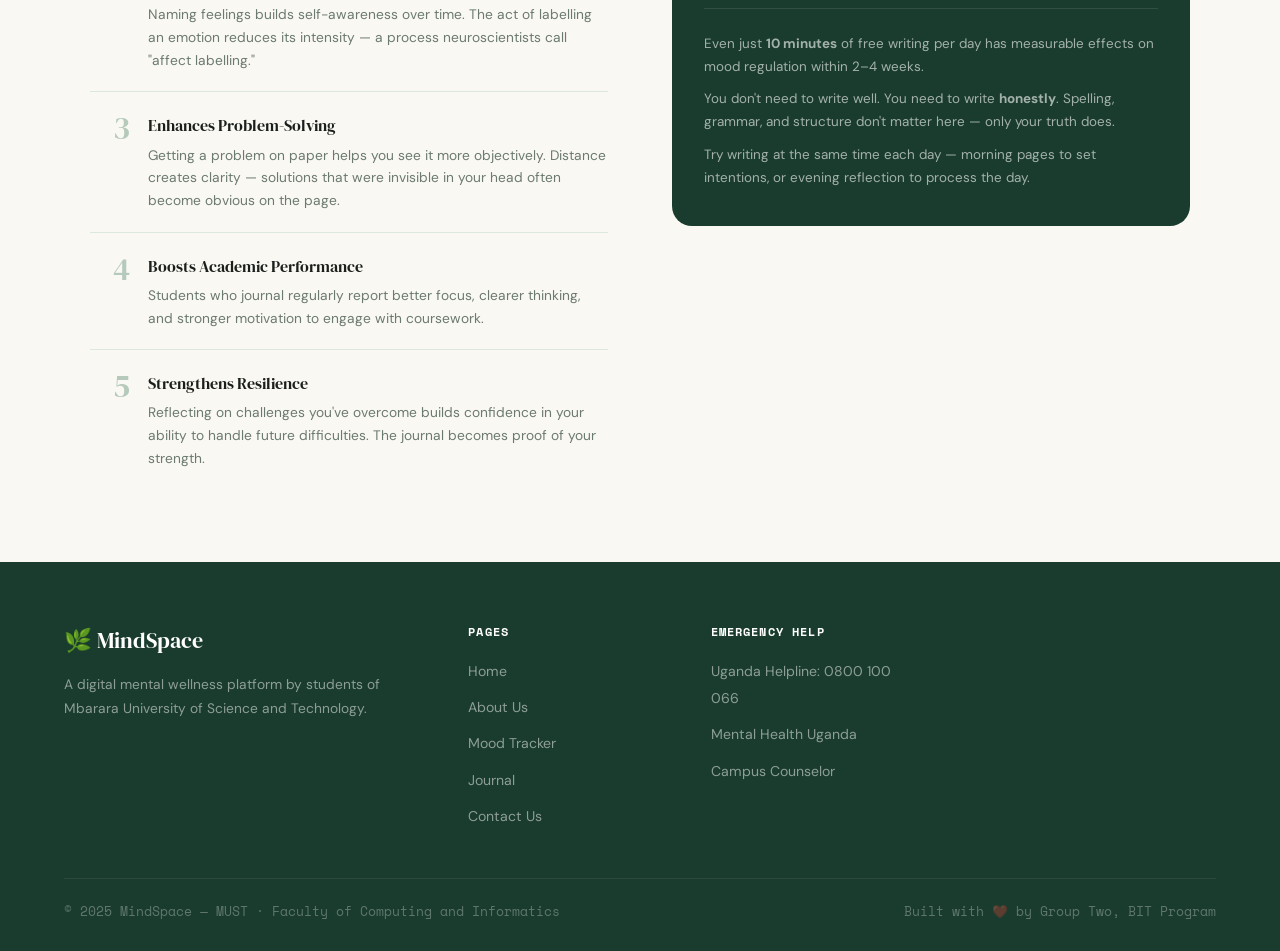
<file: journal.html>
<!DOCTYPE html>
<html lang="en">
<head>
  <meta charset="UTF-8"/>
  <meta name="viewport" content="width=device-width, initial-scale=1.0"/>
  <title>Journal — MindSpace</title>
  <link rel="stylesheet" href="style.css"/>
  <link rel="stylesheet" href="https://cdnjs.cloudflare.com/ajax/libs/font-awesome/6.5.0/css/all.min.css"/>
  <style>

    body { background: var(--ivory); }

    /* ---- LAYOUT ---- */
    .journal-wrap {
      display: grid;
      grid-template-columns: 280px 1fr;
      gap: 0;
      height: calc(100vh - 68px);
      overflow: hidden;
    }

    /* ---- SIDEBAR ---- */
    .journal-sidebar {
      background: var(--forest);
      display: flex;
      flex-direction: column;
      overflow: hidden;
      border-right: 1px solid rgba(255,255,255,0.06);
    }

    .sidebar-top {
      padding: 20px 18px 14px;
      border-bottom: 1px solid rgba(255,255,255,0.08);
    }

    .sidebar-title {
      font-family: var(--font-display);
      font-size: 1rem;
      color: white;
      margin-bottom: 2px;
    }

    .sidebar-meta {
      font-size: 0.72rem;
      color: rgba(255,255,255,0.45);
      font-family: var(--font-mono);
    }

    .new-entry-btn {
      display: flex;
      align-items: center;
      gap: 8px;
      width: 100%;
      padding: 10px 14px;
      background: var(--sage);
      color: white;
      border: none;
      font-family: var(--font-body);
      font-weight: 700;
      font-size: 0.84rem;
      cursor: pointer;
      border-radius: var(--radius-sm);
      margin-top: 12px;
      transition: background 0.2s;
    }

    .new-entry-btn:hover { background: #6a9b7a; }

    .search-box {
      margin-top: 10px;
      position: relative;
    }

    .search-box input {
      width: 100%;
      background: rgba(255,255,255,0.08);
      border: 1px solid rgba(255,255,255,0.12);
      border-radius: var(--radius-sm);
      padding: 8px 12px 8px 32px;
      color: white;
      font-family: var(--font-body);
      font-size: 0.82rem;
      outline: none;
      transition: background 0.2s, border-color 0.2s;
    }

    .search-box input::placeholder { color: rgba(255,255,255,0.35); }
    .search-box input:focus { background: rgba(255,255,255,0.12); border-color: rgba(255,255,255,0.25); }

    .search-box i {
      position: absolute;
      left: 10px; top: 50%;
      transform: translateY(-50%);
      color: rgba(255,255,255,0.35);
      font-size: 0.75rem;
    }

    /* Entries list */
    .entries-list {
      flex: 1;
      overflow-y: auto;
      padding: 6px 0;
    }

    .entries-list::-webkit-scrollbar { width: 3px; }
    .entries-list::-webkit-scrollbar-thumb { background: rgba(255,255,255,0.15); }

    .entry-item {
      padding: 13px 18px;
      cursor: pointer;
      border-bottom: 1px solid rgba(255,255,255,0.05);
      transition: background 0.15s;
      position: relative;
    }

    .entry-item:hover { background: rgba(255,255,255,0.06); }
    .entry-item.active { background: rgba(122,171,138,0.2); }
    .entry-item.active::before {
      content: '';
      position: absolute;
      left: 0; top: 0; bottom: 0;
      width: 3px;
      background: var(--sage-light);
    }

    .ei-date {
      font-family: var(--font-mono);
      font-size: 0.67rem;
      color: rgba(255,255,255,0.4);
      text-transform: uppercase;
      letter-spacing: 0.06em;
      margin-bottom: 3px;
    }

    .ei-title {
      font-size: 0.86rem;
      font-weight: 600;
      color: white;
      white-space: nowrap;
      overflow: hidden;
      text-overflow: ellipsis;
      margin-bottom: 2px;
    }

    .ei-preview {
      font-size: 0.76rem;
      color: rgba(255,255,255,0.4);
      white-space: nowrap;
      overflow: hidden;
      text-overflow: ellipsis;
    }

    .ei-tags {
      display: flex;
      gap: 4px;
      margin-top: 6px;
      flex-wrap: wrap;
    }

    .ei-tag {
      font-size: 0.65rem;
      background: rgba(255,255,255,0.1);
      color: rgba(255,255,255,0.6);
      padding: 2px 7px;
      border-radius: 99px;
      font-family: var(--font-mono);
    }

    .entry-item.active .ei-tag {
      background: rgba(122,171,138,0.3);
      color: var(--sage-light);
    }

    .no-entries-msg {
      padding: 24px 18px;
      font-size: 0.82rem;
      color: rgba(255,255,255,0.35);
      text-align: center;
      font-family: var(--font-mono);
    }

    /* ---- MAIN EDITOR ---- */
    .journal-main {
      display: flex;
      flex-direction: column;
      overflow: hidden;
      background: white;
    }

    /* Toolbar */
    .editor-toolbar {
      padding: 12px 28px;
      border-bottom: 1px solid var(--border);
      display: flex;
      align-items: center;
      justify-content: space-between;
      background: var(--ivory);
      flex-shrink: 0;
    }

    .toolbar-left { display: flex; align-items: center; gap: 10px; }
    .toolbar-right { display: flex; align-items: center; gap: 10px; }

    .word-count-badge {
      font-family: var(--font-mono);
      font-size: 0.72rem;
      color: var(--ink-xlight);
      background: var(--border);
      padding: 4px 10px;
      border-radius: 99px;
    }

    .mood-tag-select {
      padding: 5px 12px;
      border: 1.5px solid var(--border);
      border-radius: var(--radius-sm);
      font-family: var(--font-body);
      font-size: 0.8rem;
      color: var(--ink-mid);
      background: white;
      outline: none;
      cursor: pointer;
    }

    .delete-btn {
      padding: 6px 12px;
      background: #fef2f2;
      color: #dc2626;
      border: 1px solid #fecaca;
      border-radius: var(--radius-sm);
      font-size: 0.78rem;
      font-family: var(--font-body);
      font-weight: 600;
      cursor: pointer;
      transition: background 0.15s;
    }

    .delete-btn:hover { background: #fee2e2; }

    /* Editor area */
    .editor-area {
      flex: 1;
      overflow-y: auto;
      padding: 36px 40px;
    }

    #entryTitle {
      width: 100%;
      border: none;
      outline: none;
      font-family: var(--font-display);
      font-size: 2rem;
      color: var(--ink);
      background: transparent;
      box-sizing: border-box;
      line-height: 1.2;
      margin-bottom: 10px;
    }

    #entryTitle::placeholder { color: var(--border-dark); }

    .entry-meta-row {
      display: flex;
      align-items: center;
      gap: 14px;
      padding-bottom: 18px;
      border-bottom: 1px dashed var(--border);
      margin-bottom: 24px;
    }

    .meta-date {
      font-family: var(--font-mono);
      font-size: 0.76rem;
      color: var(--ink-xlight);
    }

    .mood-dot {
      width: 8px; height: 8px;
      border-radius: 50%;
      background: var(--sage);
      display: none;
    }

    #entryBody {
      width: 100%;
      border: none;
      outline: none;
      font-family: var(--font-body);
      font-size: 1rem;
      line-height: 1.95;
      color: var(--ink);
      resize: none;
      min-height: 300px;
      background: transparent;
      box-sizing: border-box;
    }

    #entryBody::placeholder { color: var(--border-dark); }

    /* Footer save */
    .editor-footer {
      padding: 12px 28px;
      border-top: 1px solid var(--border);
      display: flex;
      align-items: center;
      justify-content: space-between;
      background: var(--ivory);
      flex-shrink: 0;
    }

    .save-status {
      display: flex;
      align-items: center;
      gap: 7px;
      font-family: var(--font-mono);
      font-size: 0.74rem;
      color: var(--ink-xlight);
    }

    .save-status.saved { color: var(--forest-lit); }
    .save-dot { width: 6px; height: 6px; border-radius: 50%; background: currentColor; }

    /* Empty state */
    .empty-state {
      flex: 1;
      display: flex;
      flex-direction: column;
      align-items: center;
      justify-content: center;
      text-align: center;
      padding: 40px;
    }

    .empty-state .empty-icon { font-size: 3.5rem; margin-bottom: 20px; opacity: 0.4; }
    .empty-state h3 { font-family: var(--font-display); font-size: 1.3rem; color: var(--ink-light); margin-bottom: 8px; }
    .empty-state p { font-size: 0.88rem; color: var(--ink-xlight); max-width: 280px; line-height: 1.7; margin-bottom: 20px; }

    /* ---- PROMPTS PANEL ---- */
    .prompts-panel {
      background: var(--ivory-dark);
      border-top: 1px solid var(--border);
      padding: 14px 28px;
      flex-shrink: 0;
    }

    .prompts-panel h4 {
      font-family: var(--font-mono);
      font-size: 0.7rem;
      text-transform: uppercase;
      letter-spacing: 0.1em;
      color: var(--ink-xlight);
      margin-bottom: 10px;
    }

    .prompts-row {
      display: flex;
      gap: 8px;
      flex-wrap: wrap;
    }

    .prompt-chip {
      padding: 6px 13px;
      background: white;
      border: 1.5px solid var(--border);
      border-radius: 99px;
      font-size: 0.78rem;
      color: var(--ink-mid);
      cursor: pointer;
      font-family: var(--font-body);
      transition: all 0.15s;
      white-space: nowrap;
    }

    .prompt-chip:hover {
      border-color: var(--forest);
      color: var(--forest);
      background: var(--sage-xlight);
    }

    /* ---- SCIENCE SECTION ---- */
    .benefits-section {
      background: var(--ivory);
      padding: 72px 5%;
    }

    .benefits-layout {
      display: grid;
      grid-template-columns: 1fr 1fr;
      gap: 64px;
      align-items: start;
      max-width: 1100px;
      margin: 48px auto 0;
    }

    .benefit-item {
      display: flex;
      gap: 18px;
      padding: 20px 0;
      border-bottom: 1px solid var(--border);
    }

    .benefit-item:last-child { border-bottom: none; }

    .benefit-num {
      font-family: var(--font-display);
      font-size: 2rem;
      color: var(--border-dark);
      line-height: 1;
      flex-shrink: 0;
      width: 40px;
      text-align: right;
    }

    .benefit-item h4 {
      font-family: var(--font-display);
      font-size: 1rem;
      font-weight: 400;
      color: var(--ink);
      margin-bottom: 4px;
    }

    .benefit-item p {
      font-size: 0.86rem;
      color: var(--ink-light);
      line-height: 1.65;
    }

    .quote-panel {
      background: var(--forest);
      border-radius: var(--radius-lg);
      padding: 36px 32px;
      color: white;
      position: sticky;
      top: 90px;
    }

    .quote-panel .quote-mark {
      font-family: var(--font-display);
      font-size: 5rem;
      color: rgba(255,255,255,0.15);
      line-height: 0.5;
      margin-bottom: 20px;
      display: block;
    }

    .quote-panel blockquote {
      font-family: var(--font-display);
      font-style: italic;
      font-size: 1.2rem;
      color: rgba(255,255,255,0.9);
      line-height: 1.5;
      margin-bottom: 16px;
    }

    .quote-panel cite {
      font-size: 0.76rem;
      color: rgba(255,255,255,0.45);
      font-style: normal;
      font-family: var(--font-mono);
      text-transform: uppercase;
      letter-spacing: 0.08em;
    }

    .quote-panel .tip-block {
      margin-top: 28px;
      padding-top: 24px;
      border-top: 1px solid rgba(255,255,255,0.1);
    }

    .quote-panel .tip-block p {
      font-size: 0.84rem;
      color: rgba(255,255,255,0.6);
      line-height: 1.7;
      margin-bottom: 10px;
    }

    .quote-panel .tip-block p:last-child { margin-bottom: 0; }

    @media (max-width: 900px) {
      .journal-wrap { height: auto; grid-template-columns: 1fr; }
      .journal-sidebar { height: 280px; }
      .journal-main { min-height: 500px; }
      .benefits-layout { grid-template-columns: 1fr; gap: 36px; }
    }

    @media (max-width: 640px) {
      .editor-area { padding: 24px 20px; }
      #entryTitle { font-size: 1.5rem; }
      .editor-toolbar { padding: 10px 16px; }
      .editor-footer { padding: 10px 16px; }
    }
  </style>
</head>
<body>

<nav>
  <a href="index.html" class="nav-logo">
    <span class="logo-leaf">🌿</span> MindSpace
  </a>
  <ul class="nav-links">
    <li><a href="index.html">Home</a></li>
    <li><a href="about.html">About Us</a></li>
    <li><a href="mood.html">Mood Tracker</a></li>
    <li><a href="journal.html" class="active">Journal</a></li>
    <li><a href="contact.php" class="btn-nav">Contact Us</a></li>
  </ul>
  <button class="hamburger" aria-label="Toggle menu"><span></span><span></span><span></span></button>
</nav>

<header class="page-hero">
  <p class="breadcrumb"><a href="index.html">Home</a> › Journal</p>
  <h1>Your Digital Journal</h1>
  <p class="hero-sub">A private, safe space to write freely. Your words are yours alone — no one else can see them.</p>
</header>

<!-- JOURNAL APP -->
<div class="journal-wrap">

  <!-- SIDEBAR -->
  <aside class="journal-sidebar">
    <div class="sidebar-top">
      <p class="sidebar-title">My Journal</p>
      <p class="sidebar-meta" id="entryCountLabel">0 entries</p>
      <button class="new-entry-btn" onclick="newEntry()" type="button">
        <i class="fa fa-plus fa-sm"></i> New Entry
      </button>
      <div class="search-box">
        <i class="fa fa-search"></i>
        <input type="text" placeholder="Search entries…" oninput="filterEntries(this.value)" id="searchInput"/>
      </div>
    </div>
    <div class="entries-list" id="entriesList"></div>
  </aside>

  <!-- EDITOR -->
  <div class="journal-main" id="journalMain">

    <!-- Empty state (shown when no entry selected) -->
    <div class="empty-state" id="emptyState">
      <div class="empty-icon">📖</div>
      <h3>No entry selected</h3>
      <p>Create a new entry or select one from the sidebar to start writing.</p>
      <button class="btn btn-primary" onclick="newEntry()" type="button">
        <i class="fa fa-plus fa-sm"></i> New Entry
      </button>
    </div>

    <!-- Editor (hidden until entry selected) -->
    <div id="editorContainer" style="display:none; flex:1; display:none; flex-direction:column; overflow:hidden;">

      <div class="editor-toolbar">
        <div class="toolbar-left">
          <span class="word-count-badge" id="wordCount">0 words</span>
          <select class="mood-tag-select" id="entryMood" onchange="updateMoodDot()">
            <option value="">— Mood tag —</option>
            <option value="😞 Struggling">😞 Struggling</option>
            <option value="😔 Low">😔 Low</option>
            <option value="😐 Neutral">😐 Neutral</option>
            <option value="😊 Good">😊 Good</option>
            <option value="🤩 Great">🤩 Great</option>
            <option value="😤 Frustrated">😤 Frustrated</option>
            <option value="😰 Anxious">😰 Anxious</option>
            <option value="😌 Peaceful">😌 Peaceful</option>
            <option value="💪 Motivated">💪 Motivated</option>
            <option value="🥺 Sad">🥺 Sad</option>
          </select>
        </div>
        <div class="toolbar-right">
          <button class="delete-btn" onclick="deleteEntry()" type="button">
            <i class="fa fa-trash fa-sm"></i> Delete
          </button>
        </div>
      </div>

      <div class="editor-area">
        <input type="text" id="entryTitle" placeholder="Give this entry a title…" maxlength="80"
               oninput="triggerAutoSave()"/>
        <div class="entry-meta-row">
          <span class="meta-date" id="editorDate">—</span>
          <span class="mood-dot" id="moodDot"></span>
          <span class="meta-date" id="moodLabel" style="color:var(--ink-mid);"></span>
        </div>
        <textarea id="entryBody"
          placeholder="Start writing your thoughts here… There's no right or wrong way to journal. Write freely."
          oninput="updateWordCount(); triggerAutoSave()"></textarea>
      </div>

      <div class="prompts-panel">
        <h4>✨ Guided prompts — click to insert</h4>
        <div class="prompts-row">
          <button class="prompt-chip" onclick="insertPrompt(this)" type="button">What am I grateful for today?</button>
          <button class="prompt-chip" onclick="insertPrompt(this)" type="button">What's weighing on my mind?</button>
          <button class="prompt-chip" onclick="insertPrompt(this)" type="button">One thing I'm proud of</button>
          <button class="prompt-chip" onclick="insertPrompt(this)" type="button">A challenge I'm facing</button>
          <button class="prompt-chip" onclick="insertPrompt(this)" type="button">How did I take care of myself?</button>
          <button class="prompt-chip" onclick="insertPrompt(this)" type="button">What would I tell a friend?</button>
        </div>
      </div>

      <div class="editor-footer">
        <div class="save-status" id="saveStatus">
          <span class="save-dot"></span> Not saved
        </div>
        <button class="btn btn-primary" onclick="saveEntry()" type="button" style="padding:9px 20px; font-size:0.88rem;">
          <i class="fa fa-floppy-disk fa-sm"></i> Save Entry
        </button>
      </div>
    </div>

  </div>
</div>

<!-- SCIENCE OF JOURNALING -->
<section class="benefits-section">
  <div style="text-align:center; max-width:600px; margin:0 auto;">
    <span class="section-eyebrow">Why Journal?</span>
    <h2 class="section-title">The science behind writing<br><em>for mental health</em></h2>
  </div>

  <div class="benefits-layout">
    <div>
      <div class="benefit-item">
        <span class="benefit-num">1</span>
        <div>
          <h4>Reduces Anxiety &amp; Stress</h4>
          <p>Writing organises thoughts and prevents mental clutter from spiraling into overwhelm. Putting feelings on paper moves them from the emotional brain to the reasoning brain.</p>
        </div>
      </div>
      <div class="benefit-item">
        <span class="benefit-num">2</span>
        <div>
          <h4>Improves Emotional Intelligence</h4>
          <p>Naming feelings builds self-awareness over time. The act of labelling an emotion reduces its intensity — a process neuroscientists call "affect labelling."</p>
        </div>
      </div>
      <div class="benefit-item">
        <span class="benefit-num">3</span>
        <div>
          <h4>Enhances Problem-Solving</h4>
          <p>Getting a problem on paper helps you see it more objectively. Distance creates clarity — solutions that were invisible in your head often become obvious on the page.</p>
        </div>
      </div>
      <div class="benefit-item">
        <span class="benefit-num">4</span>
        <div>
          <h4>Boosts Academic Performance</h4>
          <p>Students who journal regularly report better focus, clearer thinking, and stronger motivation to engage with coursework.</p>
        </div>
      </div>
      <div class="benefit-item">
        <span class="benefit-num">5</span>
        <div>
          <h4>Strengthens Resilience</h4>
          <p>Reflecting on challenges you've overcome builds confidence in your ability to handle future difficulties. The journal becomes proof of your strength.</p>
        </div>
      </div>
    </div>

    <div class="quote-panel">
      <span class="quote-mark">"</span>
      <blockquote>Journal writing is a voyage to the interior.</blockquote>
      <cite>— Christina Baldwin</cite>
      <div class="tip-block">
        <p>Even just <strong>10 minutes</strong> of free writing per day has measurable effects on mood regulation within 2–4 weeks.</p>
        <p>You don't need to write well. You need to write <strong>honestly</strong>. Spelling, grammar, and structure don't matter here — only your truth does.</p>
        <p>Try writing at the same time each day — morning pages to set intentions, or evening reflection to process the day.</p>
      </div>
    </div>
  </div>
</section>

<footer>
  <div class="footer-grid">
    <div class="footer-brand">
      <span class="logo-text">🌿 MindSpace</span>
      <p>A digital mental wellness platform by students of Mbarara University of Science and Technology.</p>
    </div>
    <div class="footer-col">
      <h4>Pages</h4>
      <ul>
        <li><a href="index.html">Home</a></li>
        <li><a href="about.html">About Us</a></li>
        <li><a href="mood.html">Mood Tracker</a></li>
        <li><a href="journal.html">Journal</a></li>
        <li><a href="contact.php">Contact Us</a></li>
      </ul>
    </div>
    <div class="footer-col">
      <h4>Emergency Help</h4>
      <ul>
        <li><a href="tel:+256800100066">Uganda Helpline: 0800 100 066</a></li>
        <li><a href="tel:+256414340869">Mental Health Uganda</a></li>
        <li><a href="tel:+256772100001">Campus Counselor</a></li>
      </ul>
    </div>
  </div>
  <div class="footer-bottom">
    <p>© 2025 MindSpace — MUST · Faculty of Computing and Informatics</p>
    <p>Built with ❤️ by Group Two, BIT Program</p>
  </div>
</footer>

<script src="main.js"></script>
<script>
  const STORAGE_KEY = 'mindspace_journal_v2';

  function loadEntries() {
    try { return JSON.parse(localStorage.getItem(STORAGE_KEY)) || []; } catch(e) { return []; }
  }
  function saveEntries(entries) {
    try { localStorage.setItem(STORAGE_KEY, JSON.stringify(entries)); } catch(e) {}
  }

  let entries = loadEntries();
  let currentId = null;
  let autoSaveTimer = null;

  /* ---- RENDER SIDEBAR ---- */
  function renderList(filter) {
    const list = document.getElementById('entriesList');
    let show = entries;
    if (filter) {
      const q = filter.toLowerCase();
      show = entries.filter(e =>
        (e.title||'').toLowerCase().includes(q) ||
        (e.body||'').toLowerCase().includes(q)
      );
    }

    if (show.length === 0) {
      list.innerHTML = `<div class="no-entries-msg">${filter ? 'No results found.' : 'No entries yet.\nClick "+ New Entry" to begin.'}</div>`;
    } else {
      list.innerHTML = show.map(e => `
        <div class="entry-item ${e.id === currentId ? 'active' : ''}" onclick="loadEntry(${e.id})">
          <div class="ei-date">${e.date || ''}</div>
          <div class="ei-title">${e.title || 'Untitled entry'}</div>
          <div class="ei-preview">${(e.body || '').substring(0, 60)}</div>
          ${e.mood ? `<div class="ei-tags"><span class="ei-tag">${e.mood}</span></div>` : ''}
        </div>
      `).join('');
    }
    document.getElementById('entryCountLabel').textContent =
      entries.length + ' entr' + (entries.length === 1 ? 'y' : 'ies');
  }

  function filterEntries(val) { renderList(val); }

  /* ---- SHOW / HIDE EDITOR ---- */
  function showEditor() {
    document.getElementById('emptyState').style.display = 'none';
    const ec = document.getElementById('editorContainer');
    ec.style.display = 'flex';
    ec.style.flexDirection = 'column';
    ec.style.overflow = 'hidden';
    ec.style.flex = '1';
  }

  function hideEditor() {
    document.getElementById('emptyState').style.display = 'flex';
    document.getElementById('editorContainer').style.display = 'none';
  }

  /* ---- LOAD ENTRY ---- */
  function loadEntry(id) {
    currentId = id;
    const e = entries.find(x => x.id === id);
    if (!e) return;
    document.getElementById('entryTitle').value = e.title || '';
    document.getElementById('entryBody').value  = e.body  || '';
    document.getElementById('editorDate').textContent = e.date || '';
    document.getElementById('entryMood').value = e.mood || '';
    updateWordCount();
    updateMoodDot();
    setStatus('saved');
    showEditor();
    renderList(document.getElementById('searchInput').value);
  }

  /* ---- NEW ENTRY ---- */
  function newEntry() {
    const today = new Date().toLocaleDateString('en-UG', { weekday:'long', year:'numeric', month:'long', day:'numeric' });
    const newE = { id: Date.now(), date: today, title: '', body: '', mood: '' };
    entries.unshift(newE);
    saveEntries(entries);
    renderList();
    loadEntry(newE.id);
    document.getElementById('entryTitle').focus();
  }

  /* ---- SAVE ---- */
  function saveEntry() {
    if (currentId === null) { newEntry(); return; }
    const idx = entries.findIndex(e => e.id === currentId);
    if (idx === -1) return;
    entries[idx].title = document.getElementById('entryTitle').value;
    entries[idx].body  = document.getElementById('entryBody').value;
    entries[idx].mood  = document.getElementById('entryMood').value;
    saveEntries(entries);
    renderList(document.getElementById('searchInput').value);
    setStatus('saved');
  }

  /* ---- DELETE ---- */
  function deleteEntry() {
    if (currentId === null) return;
    if (!confirm('Delete this entry? This cannot be undone.')) return;
    entries = entries.filter(e => e.id !== currentId);
    saveEntries(entries);
    currentId = null;
    renderList();
    hideEditor();
  }

  /* ---- STATUS ---- */
  function setStatus(state) {
    const el = document.getElementById('saveStatus');
    if (state === 'saved') {
      el.className = 'save-status saved';
      el.innerHTML = '<span class="save-dot"></span> All changes saved';
    } else {
      el.className = 'save-status';
      el.innerHTML = '<span class="save-dot"></span> Unsaved changes…';
    }
  }

  /* ---- AUTOSAVE ---- */
  function triggerAutoSave() {
    setStatus('unsaved');
    clearTimeout(autoSaveTimer);
    autoSaveTimer = setTimeout(saveEntry, 1800);
  }

  /* ---- WORD COUNT ---- */
  function updateWordCount() {
    const text = document.getElementById('entryBody').value.trim();
    const words = text ? text.split(/\s+/).length : 0;
    document.getElementById('wordCount').textContent = words + ' word' + (words === 1 ? '' : 's');
  }

  /* ---- MOOD DOT ---- */
  function updateMoodDot() {
    const mood = document.getElementById('entryMood').value;
    const dot = document.getElementById('moodDot');
    const lbl = document.getElementById('moodLabel');
    if (mood) {
      dot.style.display = 'block';
      lbl.textContent = mood;
    } else {
      dot.style.display = 'none';
      lbl.textContent = '';
    }
    triggerAutoSave();
  }

  /* ---- PROMPTS ---- */
  function insertPrompt(btn) {
    const body = document.getElementById('entryBody');
    const prompt = '\n\n' + btn.textContent + '\n';
    body.value += prompt;
    body.focus();
    updateWordCount();
    triggerAutoSave();
  }

  /* ---- INIT ---- */
  renderList();
  if (entries.length) { loadEntry(entries[0].id); } else { hideEditor(); }
</script>
</body>
</html>
</file>
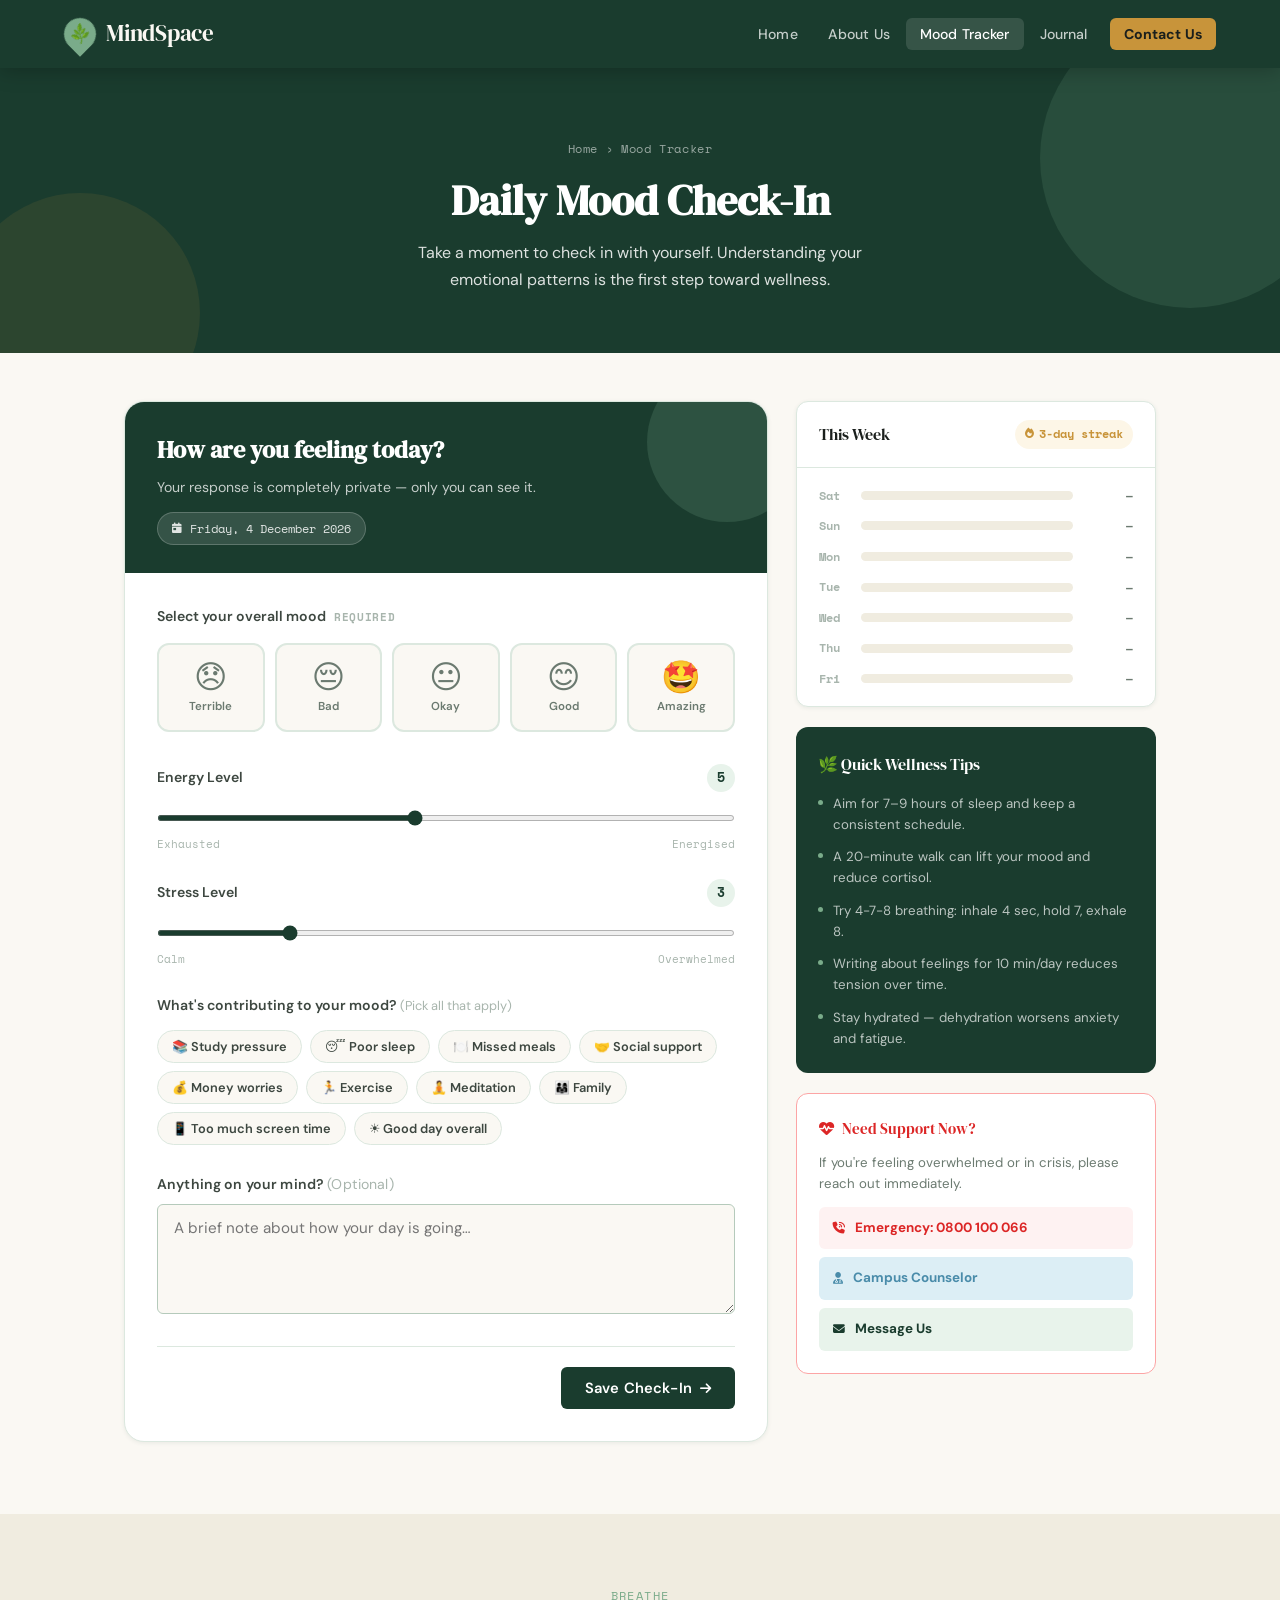
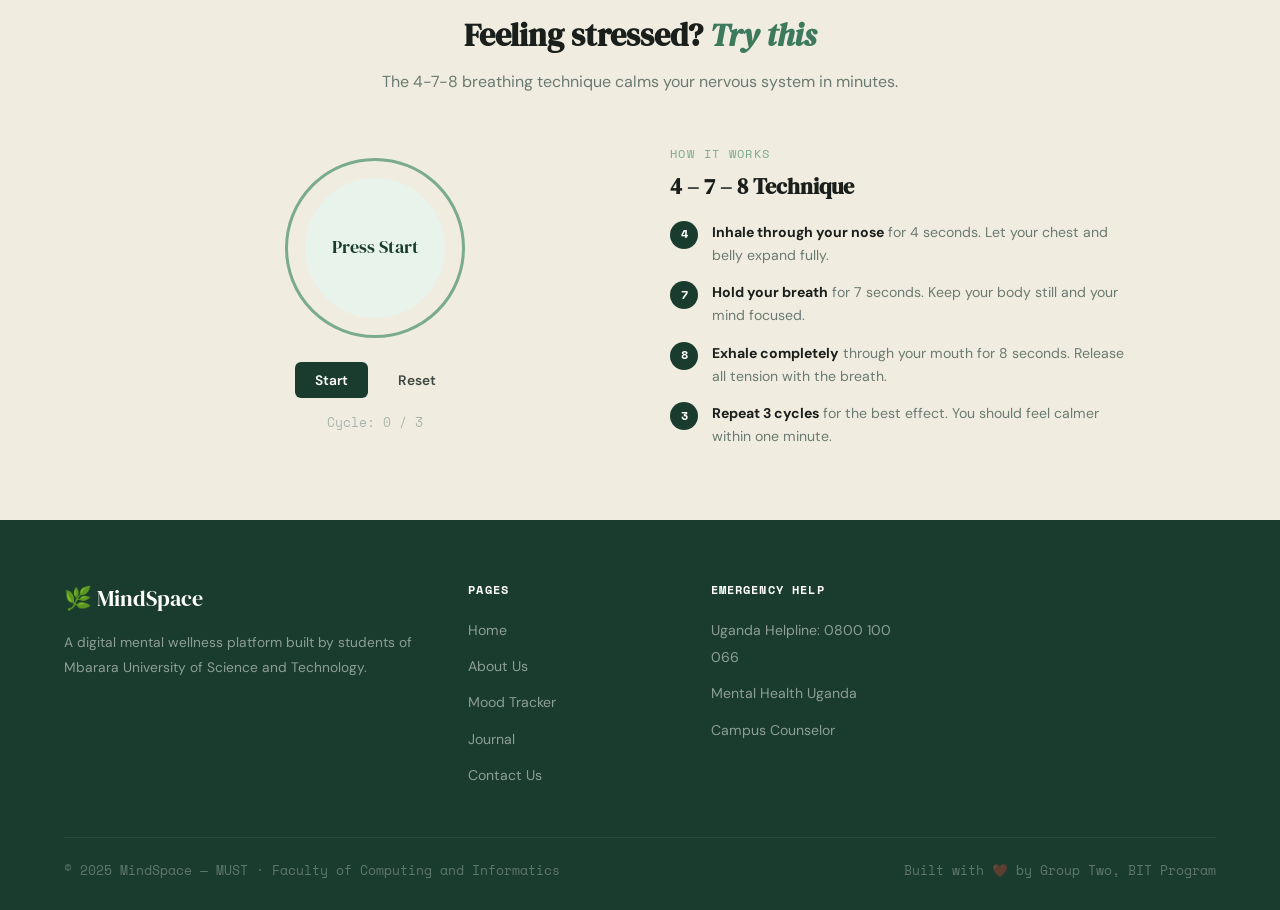
<file: mood.html>
<!DOCTYPE html>
<html lang="en">
<head>
  <meta charset="UTF-8"/>
  <meta name="viewport" content="width=device-width, initial-scale=1.0"/>
  <title>Mood Tracker — MindSpace</title>
  <link rel="stylesheet" href="style.css"/>
  <link rel="stylesheet" href="https://cdnjs.cloudflare.com/ajax/libs/font-awesome/6.5.0/css/all.min.css"/>
  <style>

    .mood-page { background: var(--ivory); }

    /* ---- LAYOUT ---- */
    .tracker-layout {
      display: grid;
      grid-template-columns: 1fr 360px;
      gap: 28px;
      padding: 48px 5% 72px;
      max-width: 1160px;
      margin: 0 auto;
      align-items: start;
    }

    /* ---- LEFT: CHECK-IN ---- */
    .checkin-card {
      background: white;
      border: 1px solid var(--border);
      border-radius: var(--radius-lg);
      overflow: hidden;
      box-shadow: var(--shadow-sm);
    }

    .checkin-header {
      background: var(--forest);
      padding: 28px 32px;
      color: white;
      position: relative;
      overflow: hidden;
    }

    .checkin-header::after {
      content: '';
      position: absolute;
      top: -40px; right: -40px;
      width: 160px; height: 160px;
      border-radius: 50%;
      background: rgba(122,171,138,0.2);
      pointer-events: none;
    }

    .checkin-header h2 {
      font-family: var(--font-display);
      font-size: 1.5rem;
      margin-bottom: 5px;
      position: relative; z-index: 1;
    }

    .checkin-header p {
      opacity: 0.75;
      font-size: 0.88rem;
      position: relative; z-index: 1;
    }

    .date-chip {
      display: inline-flex;
      align-items: center;
      gap: 8px;
      background: rgba(255,255,255,0.12);
      border: 1px solid rgba(255,255,255,0.2);
      color: rgba(255,255,255,0.85);
      font-size: 0.78rem;
      font-family: var(--font-mono);
      padding: 5px 14px;
      border-radius: 99px;
      margin-top: 12px;
      position: relative; z-index: 1;
    }

    .checkin-body { padding: 32px; }

    /* Mood emoji row */
    .mood-label {
      font-weight: 600;
      font-size: 0.88rem;
      color: var(--ink-mid);
      margin-bottom: 14px;
      display: flex;
      align-items: center;
      gap: 8px;
    }

    .mood-label::after {
      content: 'required';
      font-family: var(--font-mono);
      font-size: 0.68rem;
      color: var(--ink-xlight);
      letter-spacing: 0.06em;
      text-transform: uppercase;
    }

    .emoji-row {
      display: grid;
      grid-template-columns: repeat(5, 1fr);
      gap: 10px;
      margin-bottom: 32px;
    }

    .emoji-btn {
      display: flex;
      flex-direction: column;
      align-items: center;
      gap: 6px;
      padding: 16px 8px;
      border-radius: var(--radius-md);
      border: 2px solid var(--border);
      background: var(--ivory);
      cursor: pointer;
      font-family: var(--font-body);
      font-size: 0.72rem;
      font-weight: 600;
      color: var(--ink-light);
      transition: all 0.2s var(--ease-spring);
      position: relative;
    }

    .emoji-btn .em {
      font-size: 2rem;
      line-height: 1;
      transition: transform 0.2s var(--ease-spring);
    }

    .emoji-btn:hover { transform: translateY(-2px); border-color: var(--sage); }
    .emoji-btn:hover .em { transform: scale(1.15); }

    .emoji-btn.selected {
      border-color: var(--forest);
      background: var(--sage-xlight);
      color: var(--forest);
      transform: translateY(-3px);
      box-shadow: 0 4px 16px rgba(26,60,46,0.15);
    }

    .emoji-btn.selected .em { transform: scale(1.2); }

    .emoji-btn.selected::after {
      content: '✓';
      position: absolute;
      top: 6px; right: 8px;
      font-size: 0.65rem;
      color: var(--forest);
      font-weight: 900;
    }

    /* Sliders */
    .slider-group { margin-bottom: 26px; }

    .slider-group .slider-top {
      display: flex;
      justify-content: space-between;
      align-items: center;
      margin-bottom: 10px;
    }

    .slider-group label {
      font-weight: 600;
      font-size: 0.88rem;
      color: var(--ink-mid);
    }

    .slider-val {
      font-family: var(--font-mono);
      font-size: 0.8rem;
      font-weight: 700;
      color: var(--forest);
      background: var(--sage-xlight);
      padding: 3px 10px;
      border-radius: 99px;
    }

    .slider-hints {
      display: flex;
      justify-content: space-between;
      font-size: 0.7rem;
      color: var(--ink-xlight);
      margin-top: 5px;
      font-family: var(--font-mono);
    }

    input[type="range"] {
      width: 100%;
      accent-color: var(--forest);
      height: 6px;
      cursor: pointer;
    }

    /* Tags */
    .tag-section-label {
      font-weight: 600;
      font-size: 0.88rem;
      color: var(--ink-mid);
      margin-bottom: 12px;
    }

    .tag-grid {
      display: flex;
      flex-wrap: wrap;
      gap: 8px;
      margin-bottom: 28px;
    }

    .tag-chip {
      padding: 7px 14px;
      border-radius: 99px;
      border: 1.5px solid var(--border);
      background: var(--ivory);
      font-size: 0.8rem;
      font-weight: 600;
      color: var(--ink-mid);
      cursor: pointer;
      font-family: var(--font-body);
      transition: all 0.15s var(--ease);
    }

    .tag-chip:hover { border-color: var(--sage); color: var(--forest); }
    .tag-chip.selected {
      border-color: var(--forest);
      background: var(--sage-xlight);
      color: var(--forest);
    }

    .save-strip {
      display: flex;
      align-items: center;
      justify-content: space-between;
      padding-top: 20px;
      border-top: 1px solid var(--border);
    }

    .saved-pill {
      display: inline-flex;
      align-items: center;
      gap: 6px;
      font-size: 0.8rem;
      font-weight: 700;
      color: var(--forest-lit);
      font-family: var(--font-mono);
      opacity: 0;
      transition: opacity 0.3s;
    }

    .saved-pill.show { opacity: 1; }

    /* ---- RIGHT SIDEBAR ---- */
    .tracker-sidebar {
      display: flex;
      flex-direction: column;
      gap: 20px;
    }

    /* Weekly history */
    .weekly-card {
      background: white;
      border: 1px solid var(--border);
      border-radius: var(--radius-md);
      overflow: hidden;
      box-shadow: var(--shadow-sm);
    }

    .weekly-card-header {
      padding: 18px 22px;
      border-bottom: 1px solid var(--border);
      display: flex;
      align-items: center;
      justify-content: space-between;
    }

    .weekly-card-header h3 {
      font-family: var(--font-display);
      font-size: 1rem;
      font-weight: 400;
      color: var(--ink);
    }

    .streak-badge {
      display: flex;
      align-items: center;
      gap: 5px;
      font-size: 0.74rem;
      font-weight: 700;
      color: var(--gold);
      font-family: var(--font-mono);
      background: var(--gold-xlight);
      padding: 4px 10px;
      border-radius: 99px;
    }

    .weekly-body { padding: 18px 22px; }

    .history-day {
      display: flex;
      align-items: center;
      gap: 12px;
      margin-bottom: 11px;
    }

    .history-day:last-child { margin-bottom: 0; }

    .day-label {
      font-size: 0.72rem;
      font-weight: 700;
      color: var(--ink-xlight);
      width: 30px;
      font-family: var(--font-mono);
    }

    .history-bar-track {
      flex: 1;
      height: 9px;
      background: var(--ivory-dark);
      border-radius: 99px;
      overflow: hidden;
    }

    .history-bar-fill {
      height: 100%;
      border-radius: 99px;
      transition: width 1s var(--ease);
    }

    .day-mood-label {
      font-size: 0.7rem;
      font-weight: 600;
      color: var(--ink-light);
      width: 48px;
      text-align: right;
      font-family: var(--font-mono);
    }

    /* Tips card */
    .tips-card {
      background: var(--forest);
      border-radius: var(--radius-md);
      padding: 24px 22px;
      color: white;
    }

    .tips-card h3 {
      font-family: var(--font-display);
      font-size: 1rem;
      font-weight: 400;
      color: white;
      margin-bottom: 14px;
    }

    .tips-list {
      list-style: none;
      display: flex;
      flex-direction: column;
      gap: 11px;
    }

    .tips-list li {
      display: flex;
      align-items: flex-start;
      gap: 10px;
      font-size: 0.83rem;
      color: rgba(255,255,255,0.7);
      line-height: 1.6;
    }

    .tips-list li .tip-dot {
      width: 5px; height: 5px;
      background: var(--sage);
      border-radius: 50%;
      flex-shrink: 0;
      margin-top: 7px;
    }

    /* Emergency card */
    .emergency-card {
      background: white;
      border: 1.5px solid #fca5a5;
      border-radius: var(--radius-md);
      padding: 22px;
    }

    .emergency-card h4 {
      font-family: var(--font-display);
      font-size: 0.95rem;
      font-weight: 400;
      color: #dc2626;
      margin-bottom: 10px;
      display: flex;
      align-items: center;
      gap: 8px;
    }

    .emergency-card p {
      font-size: 0.83rem;
      color: var(--ink-light);
      margin-bottom: 12px;
      line-height: 1.6;
    }

    .emergency-link {
      display: flex;
      align-items: center;
      gap: 10px;
      padding: 10px 14px;
      border-radius: var(--radius-sm);
      font-size: 0.84rem;
      font-weight: 700;
      margin-bottom: 8px;
      transition: background 0.15s;
    }

    .emergency-link:last-child { margin-bottom: 0; }
    .emergency-link.red { background: #fef2f2; color: #dc2626; }
    .emergency-link.red:hover { background: #fee2e2; }
    .emergency-link.blue { background: var(--sky-light); color: var(--sky); }
    .emergency-link.blue:hover { background: #c8e3f0; }
    .emergency-link.green { background: var(--sage-xlight); color: var(--forest); }
    .emergency-link.green:hover { background: var(--sage-light); }

    /* ---- BREATHING SECTION ---- */
    .breathing-section {
      background: var(--ivory-dark);
      padding: 72px 5%;
    }

    .breathing-grid {
      display: grid;
      grid-template-columns: 1fr 1fr;
      gap: 60px;
      align-items: center;
      max-width: 1000px;
      margin: 48px auto 0;
    }

    .breathing-widget {
      text-align: center;
    }

    .breath-ring {
      width: 180px; height: 180px;
      border-radius: 50%;
      border: 3px solid var(--sage);
      margin: 0 auto 24px;
      display: flex; align-items: center; justify-content: center;
      position: relative;
    }

    .breath-ring-inner {
      width: 140px; height: 140px;
      border-radius: 50%;
      background: var(--sage-xlight);
      display: flex; align-items: center; justify-content: center;
      font-family: var(--font-display);
      font-size: 1.1rem;
      color: var(--forest);
      transition: transform 0.1s;
    }

    .breath-ring.inhale .breath-ring-inner { animation: expand 4s ease-in-out; }
    .breath-ring.exhale .breath-ring-inner { animation: shrink 8s ease-in-out; }

    @keyframes expand {
      from { transform: scale(0.85); }
      to   { transform: scale(1.1); }
    }
    @keyframes shrink {
      from { transform: scale(1.1); }
      to   { transform: scale(0.85); }
    }

    .breath-controls { display: flex; gap: 10px; justify-content: center; }

    .breath-btn {
      padding: 9px 20px;
      border-radius: var(--radius-sm);
      border: none;
      font-family: var(--font-body);
      font-size: 0.86rem;
      font-weight: 600;
      cursor: pointer;
      transition: all 0.2s;
    }

    .breath-btn-start { background: var(--forest); color: white; }
    .breath-btn-start:hover { background: var(--forest-mid); }
    .breath-btn-reset { background: var(--ivory-dark); color: var(--ink-mid); }
    .breath-btn-reset:hover { background: var(--border); }

    .breathing-tips-list {
      list-style: none;
      display: flex;
      flex-direction: column;
      gap: 14px;
    }

    .breathing-tips-list li {
      display: flex;
      gap: 14px;
      align-items: flex-start;
    }

    .breathing-tips-list li .num {
      width: 28px; height: 28px;
      background: var(--forest);
      color: white;
      border-radius: 50%;
      font-size: 0.75rem;
      font-weight: 700;
      font-family: var(--font-mono);
      display: flex; align-items: center; justify-content: center;
      flex-shrink: 0;
    }

    .breathing-tips-list li p {
      font-size: 0.88rem;
      color: var(--ink-light);
      line-height: 1.65;
    }

    .breathing-tips-list li p strong { color: var(--ink); }

    @media (max-width: 1000px) {
      .tracker-layout { grid-template-columns: 1fr; }
      .tracker-sidebar { display: grid; grid-template-columns: 1fr 1fr; gap: 20px; }
    }

    @media (max-width: 700px) {
      .tracker-layout { padding: 32px 4% 60px; }
      .tracker-sidebar { grid-template-columns: 1fr; }
      .emoji-row { grid-template-columns: repeat(5, 1fr); gap: 6px; }
      .emoji-btn .em { font-size: 1.5rem; }
      .breathing-grid { grid-template-columns: 1fr; gap: 36px; }
    }
  </style>
</head>
<body class="mood-page">

<nav>
  <a href="index.html" class="nav-logo">
    <span class="logo-leaf">🌿</span> MindSpace
  </a>
  <ul class="nav-links">
    <li><a href="index.html">Home</a></li>
    <li><a href="about.html">About Us</a></li>
    <li><a href="mood.html" class="active">Mood Tracker</a></li>
    <li><a href="journal.html">Journal</a></li>
    <li><a href="contact.php" class="btn-nav">Contact Us</a></li>
  </ul>
  <button class="hamburger" aria-label="Toggle menu"><span></span><span></span><span></span></button>
</nav>

<header class="page-hero">
  <p class="breadcrumb"><a href="index.html">Home</a> › Mood Tracker</p>
  <h1>Daily Mood Check-In</h1>
  <p class="hero-sub">Take a moment to check in with yourself. Understanding your emotional patterns is the first step toward wellness.</p>
</header>

<main>
  <div class="tracker-layout">

    <!-- LEFT: FORM -->
    <div>
      <div class="checkin-card">
        <div class="checkin-header">
          <h2>How are you feeling today?</h2>
          <p>Your response is completely private — only you can see it.</p>
          <div class="date-chip"><i class="fa fa-calendar-day fa-sm"></i> <span id="todayDate">Loading…</span></div>
        </div>
        <div class="checkin-body">

          <p class="mood-label">Select your overall mood</p>
          <div class="emoji-row">
            <button class="emoji-btn" onclick="selectMood(this)" data-mood="Terrible" data-val="10" type="button">
              <span class="em">😞</span> Terrible
            </button>
            <button class="emoji-btn" onclick="selectMood(this)" data-mood="Bad" data-val="30" type="button">
              <span class="em">😔</span> Bad
            </button>
            <button class="emoji-btn" onclick="selectMood(this)" data-mood="Okay" data-val="55" type="button">
              <span class="em">😐</span> Okay
            </button>
            <button class="emoji-btn" onclick="selectMood(this)" data-mood="Good" data-val="78" type="button">
              <span class="em">😊</span> Good
            </button>
            <button class="emoji-btn" onclick="selectMood(this)" data-mood="Amazing" data-val="100" type="button">
              <span class="em">🤩</span> Amazing
            </button>
          </div>

          <div class="slider-group">
            <div class="slider-top">
              <label for="energyRange">Energy Level</label>
              <span class="slider-val" id="energyVal">5</span>
            </div>
            <input type="range" id="energyRange" min="1" max="10" value="5"
                   oninput="document.getElementById('energyVal').textContent = this.value"/>
            <div class="slider-hints"><span>Exhausted</span><span>Energised</span></div>
          </div>

          <div class="slider-group">
            <div class="slider-top">
              <label for="stressRange">Stress Level</label>
              <span class="slider-val" id="stressVal">3</span>
            </div>
            <input type="range" id="stressRange" min="1" max="10" value="3"
                   oninput="document.getElementById('stressVal').textContent = this.value"/>
            <div class="slider-hints"><span>Calm</span><span>Overwhelmed</span></div>
          </div>

          <p class="tag-section-label">What's contributing to your mood? <span style="font-weight:400; color:var(--ink-xlight); font-size:0.8rem;">(Pick all that apply)</span></p>
          <div class="tag-grid" id="tagGrid">
            <button class="tag-chip" onclick="toggleTag(this)" type="button">📚 Study pressure</button>
            <button class="tag-chip" onclick="toggleTag(this)" type="button">😴 Poor sleep</button>
            <button class="tag-chip" onclick="toggleTag(this)" type="button">🍽️ Missed meals</button>
            <button class="tag-chip" onclick="toggleTag(this)" type="button">🤝 Social support</button>
            <button class="tag-chip" onclick="toggleTag(this)" type="button">💰 Money worries</button>
            <button class="tag-chip" onclick="toggleTag(this)" type="button">🏃 Exercise</button>
            <button class="tag-chip" onclick="toggleTag(this)" type="button">🧘 Meditation</button>
            <button class="tag-chip" onclick="toggleTag(this)" type="button">👨‍👩‍👧 Family</button>
            <button class="tag-chip" onclick="toggleTag(this)" type="button">📱 Too much screen time</button>
            <button class="tag-chip" onclick="toggleTag(this)" type="button">☀️ Good day overall</button>
          </div>

          <div class="form-group" style="margin-bottom:0;">
            <label for="moodNote">Anything on your mind? <span style="font-weight:400; color:var(--ink-xlight);">(Optional)</span></label>
            <textarea id="moodNote" rows="3" placeholder="A brief note about how your day is going…"></textarea>
          </div>

          <div class="save-strip" style="margin-top:24px;">
            <span class="saved-pill" id="savedPill"><i class="fa fa-check-circle"></i> Entry saved!</span>
            <button class="btn btn-primary" onclick="saveMood()" type="button">
              Save Check-In <i class="fa fa-arrow-right fa-sm"></i>
            </button>
          </div>
        </div>
      </div>
    </div>

    <!-- RIGHT SIDEBAR -->
    <div class="tracker-sidebar">

      <!-- Weekly history -->
      <div class="weekly-card">
        <div class="weekly-card-header">
          <h3>This Week</h3>
          <div class="streak-badge"><i class="fa fa-fire fa-sm"></i> 3-day streak</div>
        </div>
        <div class="weekly-body" id="historyBar"></div>
      </div>

      <!-- Tips -->
      <div class="tips-card">
        <h3>🌿 Quick Wellness Tips</h3>
        <ul class="tips-list">
          <li><span class="tip-dot"></span> Aim for 7–9 hours of sleep and keep a consistent schedule.</li>
          <li><span class="tip-dot"></span> A 20-minute walk can lift your mood and reduce cortisol.</li>
          <li><span class="tip-dot"></span> Try 4-7-8 breathing: inhale 4 sec, hold 7, exhale 8.</li>
          <li><span class="tip-dot"></span> Writing about feelings for 10 min/day reduces tension over time.</li>
          <li><span class="tip-dot"></span> Stay hydrated — dehydration worsens anxiety and fatigue.</li>
        </ul>
      </div>

      <!-- Emergency -->
      <div class="emergency-card">
        <h4><i class="fa fa-heart-pulse"></i> Need Support Now?</h4>
        <p>If you're feeling overwhelmed or in crisis, please reach out immediately.</p>
        <a href="tel:+256800100066" class="emergency-link red"><i class="fa fa-phone-volume fa-sm"></i> Emergency: 0800 100 066</a>
        <a href="tel:+256772100001" class="emergency-link blue"><i class="fa fa-user-doctor fa-sm"></i> Campus Counselor</a>
        <a href="contact.php" class="emergency-link green"><i class="fa fa-envelope fa-sm"></i> Message Us</a>
      </div>

    </div>
  </div>
</main>

<!-- BREATHING SECTION -->
<section class="breathing-section">
  <div style="text-align:center;">
    <span class="section-eyebrow">Breathe</span>
    <h2 class="section-title">Feeling stressed? <em>Try this</em></h2>
    <p class="section-sub" style="margin:0 auto;">The 4-7-8 breathing technique calms your nervous system in minutes.</p>
  </div>
  <div class="breathing-grid">
    <div class="breathing-widget">
      <div class="breath-ring" id="breathRing">
        <div class="breath-ring-inner" id="breathText">Press Start</div>
      </div>
      <div class="breath-controls">
        <button class="breath-btn breath-btn-start" id="breathStart" onclick="startBreathing()">Start</button>
        <button class="breath-btn breath-btn-reset" onclick="resetBreathing()">Reset</button>
      </div>
      <p style="margin-top:14px; font-size:0.8rem; color:var(--ink-xlight); font-family:var(--font-mono);" id="breathCycle">Cycle: 0 / 3</p>
    </div>
    <div>
      <span class="section-eyebrow">How it works</span>
      <h3 class="section-title" style="font-size:1.4rem;">4 – 7 – 8 Technique</h3>
      <ul class="breathing-tips-list" style="margin-top:20px;">
        <li>
          <div class="num">4</div>
          <p><strong>Inhale through your nose</strong> for 4 seconds. Let your chest and belly expand fully.</p>
        </li>
        <li>
          <div class="num">7</div>
          <p><strong>Hold your breath</strong> for 7 seconds. Keep your body still and your mind focused.</p>
        </li>
        <li>
          <div class="num">8</div>
          <p><strong>Exhale completely</strong> through your mouth for 8 seconds. Release all tension with the breath.</p>
        </li>
        <li>
          <div class="num">3</div>
          <p><strong>Repeat 3 cycles</strong> for the best effect. You should feel calmer within one minute.</p>
        </li>
      </ul>
    </div>
  </div>
</section>

<footer>
  <div class="footer-grid">
    <div class="footer-brand">
      <span class="logo-text">🌿 MindSpace</span>
      <p>A digital mental wellness platform built by students of Mbarara University of Science and Technology.</p>
    </div>
    <div class="footer-col">
      <h4>Pages</h4>
      <ul>
        <li><a href="index.html">Home</a></li>
        <li><a href="about.html">About Us</a></li>
        <li><a href="mood.html">Mood Tracker</a></li>
        <li><a href="journal.html">Journal</a></li>
        <li><a href="contact.php">Contact Us</a></li>
      </ul>
    </div>
    <div class="footer-col">
      <h4>Emergency Help</h4>
      <ul>
        <li><a href="tel:+256800100066">Uganda Helpline: 0800 100 066</a></li>
        <li><a href="tel:+256414340869">Mental Health Uganda</a></li>
        <li><a href="tel:+256772100001">Campus Counselor</a></li>
      </ul>
    </div>
  </div>
  <div class="footer-bottom">
    <p>© 2025 MindSpace — MUST · Faculty of Computing and Informatics</p>
    <p>Built with ❤️ by Group Two, BIT Program</p>
  </div>
</footer>

<script src="main.js"></script>
<script>
  /* ---- DATE ---- */
  document.getElementById('todayDate').textContent =
    new Date().toLocaleDateString('en-UG', { weekday:'long', year:'numeric', month:'long', day:'numeric' });

  /* ---- MOOD SELECT ---- */
  let selectedMood = null;
  function selectMood(btn) {
    document.querySelectorAll('.emoji-btn').forEach(b => b.classList.remove('selected'));
    btn.classList.add('selected');
    selectedMood = btn.dataset.mood;
  }

  /* ---- TAG TOGGLE ---- */
  function toggleTag(btn) { btn.classList.toggle('selected'); }

  /* ---- SAVE MOOD ---- */
  const MOOD_KEY = 'mindspace_moods';
  function loadMoods() {
    try { return JSON.parse(localStorage.getItem(MOOD_KEY)) || []; } catch(e) { return []; }
  }

  function saveMood() {
    if (!selectedMood) { alert('Please select a mood first.'); return; }
    const moods = loadMoods();
    const tags = Array.from(document.querySelectorAll('.tag-chip.selected')).map(t => t.textContent.trim());
    const entry = {
      id: Date.now(),
      date: new Date().toLocaleDateString('en-UG', { weekday:'short', month:'short', day:'numeric' }),
      mood: selectedMood,
      energy: document.getElementById('energyRange').value,
      stress: document.getElementById('stressRange').value,
      note: document.getElementById('moodNote').value,
      tags
    };
    moods.unshift(entry);
    if (moods.length > 90) moods.pop();
    localStorage.setItem(MOOD_KEY, JSON.stringify(moods));
    renderHistory();
    const p = document.getElementById('savedPill');
    p.classList.add('show');
    setTimeout(() => p.classList.remove('show'), 2500);
  }

  /* ---- WEEKLY BARS ---- */
  const moodColors = {
    Terrible: '#e07055', Bad: '#e09a55', Okay: '#c8b944', Good: '#7aab8a', Amazing: '#3d7a5c'
  };
  const moodPcts = { Terrible:10, Bad:30, Okay:55, Good:78, Amazing:100 };

  function renderHistory() {
    const moods = loadMoods();
    const hb = document.getElementById('historyBar');
    const days = ['Sun','Mon','Tue','Wed','Thu','Fri','Sat'];
    const today = new Date();
    let html = '';
    for (let i = 6; i >= 0; i--) {
      const d = new Date(today); d.setDate(today.getDate() - i);
      const dayLabel = days[d.getDay()];
      const dateStr = d.toLocaleDateString('en-UG', { weekday:'short', month:'short', day:'numeric' });
      const found = moods.find(m => m.date === dateStr);
      const pct = found ? moodPcts[found.mood] || 50 : 0;
      const color = found ? (moodColors[found.mood] || 'var(--sage)') : 'var(--border)';
      const label = found ? found.mood : '—';
      html += `<div class="history-day">
        <span class="day-label">${dayLabel}</span>
        <div class="history-bar-track">
          <div class="history-bar-fill" style="width:${pct}%; background:${color};"></div>
        </div>
        <span class="day-mood-label">${label}</span>
      </div>`;
    }
    hb.innerHTML = html || '<p style="font-size:0.8rem;color:var(--ink-xlight);padding:8px 0;">No entries yet this week.</p>';
  }

  renderHistory();

  /* ---- BREATHING EXERCISE ---- */
  let breathInterval = null;
  let breathRunning = false;
  let cycleCount = 0;
  const maxCycles = 3;

  const phases = [
    { label: 'Inhale…', dur: 4000, class: 'inhale' },
    { label: 'Hold…',   dur: 7000, class: '' },
    { label: 'Exhale…', dur: 8000, class: 'exhale' },
  ];

  function startBreathing() {
    if (breathRunning) return;
    breathRunning = true;
    cycleCount = 0;
    document.getElementById('breathStart').disabled = true;
    runCycle();
  }

  function runCycle() {
    if (cycleCount >= maxCycles) { resetBreathing(); return; }
    let pi = 0;
    const ring = document.getElementById('breathRing');
    const txt  = document.getElementById('breathText');

    function nextPhase() {
      if (pi >= phases.length) { cycleCount++; document.getElementById('breathCycle').textContent = `Cycle: ${cycleCount} / ${maxCycles}`; runCycle(); return; }
      const phase = phases[pi];
      ring.className = 'breath-ring ' + phase.class;
      txt.textContent = phase.label;
      pi++;
      breathInterval = setTimeout(nextPhase, phase.dur);
    }
    nextPhase();
  }

  function resetBreathing() {
    clearTimeout(breathInterval);
    breathRunning = false;
    cycleCount = 0;
    document.getElementById('breathRing').className = 'breath-ring';
    document.getElementById('breathText').textContent = 'Press Start';
    document.getElementById('breathCycle').textContent = 'Cycle: 0 / 3';
    document.getElementById('breathStart').disabled = false;
  }
</script>
</body>
</html>
</file>
<file: style.css>
@import url('https://fonts.googleapis.com/css2?family=DM+Serif+Display:ital@0;1&family=DM+Sans:ital,opsz,wght@0,9..40,300;0,9..40,400;0,9..40,500;0,9..40,600;0,9..40,700;1,9..40,300;1,9..40,400&family=Space+Mono:wght@400;700&display=swap');

/* ============================================================
   MINDSPACE — Design System v2
   Palette: Deep forest green × warm ivory × soft sage × gold
   Fonts: DM Serif Display (headings) · DM Sans (body) · Space Mono (accents)
   ============================================================ */

*, *::before, *::after {
  box-sizing: border-box;
  margin: 0;
  padding: 0;
}

:root {
  /* Primary palette */
  --forest:     #1a3c2e;
  --forest-mid: #2d5a43;
  --forest-lit: #3d7a5c;
  --sage:       #7aab8a;
  --sage-light: #c4dbc9;
  --sage-xlight:#e8f3eb;
  --ivory:      #faf8f3;
  --ivory-dark: #f0ece0;
  --gold:       #c8943a;
  --gold-light: #f5e4c0;
  --gold-xlight:#fdf6e7;

  /* Neutrals */
  --ink:        #1a1f1c;
  --ink-mid:    #3d4740;
  --ink-light:  #6b7a70;
  --ink-xlight: #a8b5ad;
  --border:     #dce8df;
  --border-dark:#b5cabb;
  --white:      #ffffff;

  /* Accent */
  --coral:      #e07055;
  --coral-light:#fae8e4;
  --sky:        #4a8caa;
  --sky-light:  #dceef5;

  /* Semantic */
  --mood-terrible: #e07055;
  --mood-bad:      #e09a55;
  --mood-okay:     #c8b944;
  --mood-good:     #7aab8a;
  --mood-amazing:  #3d7a5c;

  /* Typography */
  --font-display: 'DM Serif Display', Georgia, serif;
  --font-body:    'DM Sans', system-ui, sans-serif;
  --font-mono:    'Space Mono', monospace;

  /* Spacing */
  --radius-sm:  6px;
  --radius-md:  12px;
  --radius-lg:  20px;
  --radius-xl:  32px;

  /* Shadows */
  --shadow-sm: 0 1px 4px rgba(26,60,46,0.08);
  --shadow-md: 0 4px 20px rgba(26,60,46,0.10);
  --shadow-lg: 0 8px 40px rgba(26,60,46,0.14);
  --shadow-xl: 0 16px 60px rgba(26,60,46,0.18);

  /* Transitions */
  --ease: cubic-bezier(0.25, 0.46, 0.45, 0.94);
  --ease-spring: cubic-bezier(0.34, 1.56, 0.64, 1);
}

html { scroll-behavior: smooth; }

body {
  font-family: var(--font-body);
  background: var(--ivory);
  color: var(--ink);
  font-size: 16px;
  line-height: 1.7;
  -webkit-font-smoothing: antialiased;
}

a {
  text-decoration: none;
  color: inherit;
  transition: color 0.2s var(--ease);
}

img { max-width: 100%; display: block; }

/* ============================================================
   SCROLLBAR
   ============================================================ */
::-webkit-scrollbar { width: 5px; }
::-webkit-scrollbar-track { background: var(--ivory); }
::-webkit-scrollbar-thumb { background: var(--sage); border-radius: 99px; }

/* ============================================================
   NAVBAR
   ============================================================ */
nav {
  background: var(--forest);
  padding: 0 5%;
  display: flex;
  align-items: center;
  justify-content: space-between;
  height: 68px;
  position: sticky;
  top: 0;
  z-index: 1000;
  box-shadow: 0 2px 20px rgba(0,0,0,0.25);
}

.nav-logo {
  font-family: var(--font-display);
  font-size: 1.45rem;
  color: var(--ivory);
  display: flex;
  align-items: center;
  gap: 10px;
  letter-spacing: -0.01em;
}

.nav-logo .logo-leaf {
  width: 32px; height: 32px;
  background: var(--sage);
  border-radius: 50% 50% 50% 0;
  transform: rotate(-45deg);
  display: flex; align-items: center; justify-content: center;
  font-size: 0.9rem;
  flex-shrink: 0;
}

.nav-links {
  list-style: none;
  display: flex;
  gap: 2px;
  align-items: center;
}

.nav-links a {
  padding: 7px 14px;
  border-radius: var(--radius-sm);
  font-weight: 500;
  font-size: 0.88rem;
  color: rgba(255,255,255,0.75);
  letter-spacing: 0.01em;
  transition: background 0.2s, color 0.2s;
}

.nav-links a:hover,
.nav-links a.active {
  background: rgba(255,255,255,0.12);
  color: white;
}

.nav-links .btn-nav {
  background: var(--gold);
  color: var(--ink) !important;
  font-weight: 700;
  border-radius: var(--radius-sm);
  margin-left: 6px;
}

.nav-links .btn-nav:hover { background: #b8832a; }

.hamburger {
  display: none;
  flex-direction: column;
  gap: 5px;
  cursor: pointer;
  background: none;
  border: none;
  padding: 4px;
}

.hamburger span {
  width: 24px; height: 2px;
  background: rgba(255,255,255,0.8);
  display: block;
  transition: 0.3s;
  border-radius: 2px;
}

/* ============================================================
   BUTTONS
   ============================================================ */
.btn {
  display: inline-flex;
  align-items: center;
  gap: 8px;
  padding: 11px 24px;
  border-radius: var(--radius-sm);
  font-family: var(--font-body);
  font-weight: 600;
  font-size: 0.92rem;
  cursor: pointer;
  border: none;
  transition: all 0.2s var(--ease);
  letter-spacing: 0.01em;
}

.btn-primary {
  background: var(--forest);
  color: white;
}
.btn-primary:hover { background: var(--forest-mid); transform: translateY(-1px); box-shadow: var(--shadow-md); }

.btn-gold {
  background: var(--gold);
  color: var(--ink);
}
.btn-gold:hover { background: #b8832a; transform: translateY(-1px); box-shadow: var(--shadow-md); }

.btn-outline {
  background: transparent;
  color: var(--forest);
  border: 1.5px solid var(--forest);
}
.btn-outline:hover { background: var(--forest); color: white; }

.btn-ghost {
  background: rgba(255,255,255,0.15);
  color: white;
  border: 1.5px solid rgba(255,255,255,0.3);
}
.btn-ghost:hover { background: rgba(255,255,255,0.25); }

/* ============================================================
   PAGE HERO (inner pages)
   ============================================================ */
.page-hero {
  background: var(--forest);
  padding: 70px 5% 60px;
  text-align: center;
  color: white;
  position: relative;
  overflow: hidden;
}

.page-hero::before {
  content: '';
  position: absolute;
  top: -60px; right: -60px;
  width: 300px; height: 300px;
  border-radius: 50%;
  background: rgba(122,171,138,0.15);
  pointer-events: none;
}

.page-hero::after {
  content: '';
  position: absolute;
  bottom: -80px; left: -40px;
  width: 240px; height: 240px;
  border-radius: 50%;
  background: rgba(200,148,58,0.10);
  pointer-events: none;
}

.page-hero h1 {
  font-family: var(--font-display);
  font-size: 2.6rem;
  margin-bottom: 14px;
  line-height: 1.15;
  position: relative;
  z-index: 1;
}

.page-hero .hero-sub {
  font-size: 1rem;
  max-width: 520px;
  margin: 0 auto;
  opacity: 0.85;
  line-height: 1.7;
  position: relative;
  z-index: 1;
}

.breadcrumb {
  font-size: 0.78rem;
  color: rgba(255,255,255,0.55);
  margin-bottom: 18px;
  font-family: var(--font-mono);
  letter-spacing: 0.05em;
  position: relative;
  z-index: 1;
}

.breadcrumb a { color: rgba(255,255,255,0.55); }
.breadcrumb a:hover { color: rgba(255,255,255,0.9); }

/* ============================================================
   SECTIONS & LAYOUT
   ============================================================ */
.section { padding: 72px 5%; }

.section-eyebrow {
  font-family: var(--font-mono);
  font-size: 0.72rem;
  letter-spacing: 0.12em;
  text-transform: uppercase;
  color: var(--sage);
  margin-bottom: 10px;
  display: block;
}

.section-title {
  font-family: var(--font-display);
  font-size: 2rem;
  color: var(--ink);
  line-height: 1.2;
  margin-bottom: 14px;
}

.section-title em {
  color: var(--forest-lit);
  font-style: italic;
}

.section-sub {
  color: var(--ink-light);
  font-size: 1rem;
  max-width: 540px;
  line-height: 1.75;
}

/* ============================================================
   PILL LABELS (keep backward compat)
   ============================================================ */
.pill-label {
  display: inline-flex;
  align-items: center;
  gap: 6px;
  background: var(--sage-xlight);
  color: var(--forest-lit);
  font-size: 0.72rem;
  font-weight: 700;
  letter-spacing: 0.1em;
  text-transform: uppercase;
  padding: 5px 13px;
  border-radius: 99px;
  margin-bottom: 12px;
  font-family: var(--font-mono);
}

.pill-label.green { background: var(--sage-xlight); color: var(--forest); }
.pill-label.gold { background: var(--gold-xlight); color: var(--gold); }
.pill-label.coral { background: var(--coral-light); color: var(--coral); }

/* ============================================================
   CARD
   ============================================================ */
.card {
  background: white;
  border: 1px solid var(--border);
  border-radius: var(--radius-md);
  padding: 28px;
  transition: box-shadow 0.25s var(--ease), transform 0.25s var(--ease);
}

.card:hover {
  box-shadow: var(--shadow-md);
  transform: translateY(-2px);
}

/* ============================================================
   FORM STYLES
   ============================================================ */
.form-group { margin-bottom: 20px; }

.form-group label {
  display: block;
  font-weight: 600;
  font-size: 0.88rem;
  margin-bottom: 7px;
  color: var(--ink-mid);
  letter-spacing: 0.01em;
}

.form-group input,
.form-group textarea,
.form-group select {
  width: 100%;
  padding: 11px 16px;
  border: 1.5px solid var(--border-dark);
  border-radius: var(--radius-sm);
  font-family: var(--font-body);
  font-size: 0.95rem;
  color: var(--ink);
  background: var(--ivory);
  outline: none;
  transition: border-color 0.2s, box-shadow 0.2s, background 0.2s;
}

.form-group input:focus,
.form-group textarea:focus,
.form-group select:focus {
  border-color: var(--forest-lit);
  background: white;
  box-shadow: 0 0 0 3px rgba(61,122,92,0.12);
}

.form-group textarea {
  resize: vertical;
  min-height: 110px;
  line-height: 1.65;
}

/* ============================================================
   FOOTER
   ============================================================ */
footer {
  background: var(--forest);
  color: rgba(255,255,255,0.55);
  padding: 60px 5% 28px;
}

.footer-grid {
  display: grid;
  grid-template-columns: 1.8fr 1fr 1fr 1.3fr;
  gap: 40px;
  margin-bottom: 40px;
}

.footer-brand .logo-text {
  font-family: var(--font-display);
  font-size: 1.4rem;
  color: white;
  display: block;
  margin-bottom: 12px;
}

.footer-brand p {
  font-size: 0.86rem;
  line-height: 1.75;
  color: rgba(255,255,255,0.5);
}

.footer-col h4 {
  color: white;
  font-size: 0.72rem;
  font-weight: 700;
  text-transform: uppercase;
  letter-spacing: 0.1em;
  margin-bottom: 16px;
  font-family: var(--font-mono);
}

.footer-col ul { list-style: none; }

.footer-col ul li {
  margin-bottom: 9px;
}

.footer-col ul li a {
  color: rgba(255,255,255,0.5);
  font-size: 0.88rem;
  transition: color 0.2s;
}

.footer-col ul li a:hover { color: var(--sage-light); }

.footer-bottom {
  border-top: 1px solid rgba(255,255,255,0.08);
  padding-top: 22px;
  display: flex;
  justify-content: space-between;
  font-size: 0.8rem;
  color: rgba(255,255,255,0.3);
  font-family: var(--font-mono);
}

/* ============================================================
   RESPONSIVE
   ============================================================ */
@media (max-width: 900px) {
  .footer-grid { grid-template-columns: 1fr 1fr; gap: 28px; }
}

@media (max-width: 640px) {
  .nav-links {
    display: none;
    flex-direction: column;
    position: absolute;
    top: 68px; left: 0; right: 0;
    background: var(--forest);
    padding: 18px 5%;
    border-bottom: 1px solid rgba(255,255,255,0.08);
    gap: 4px;
  }
  .nav-links.open { display: flex; }
  .hamburger { display: flex; }
  .footer-grid { grid-template-columns: 1fr; gap: 24px; }
  .footer-bottom { flex-direction: column; gap: 6px; text-align: center; }
  .page-hero h1 { font-size: 1.9rem; }
  .section-title { font-size: 1.6rem; }
}
</file>
